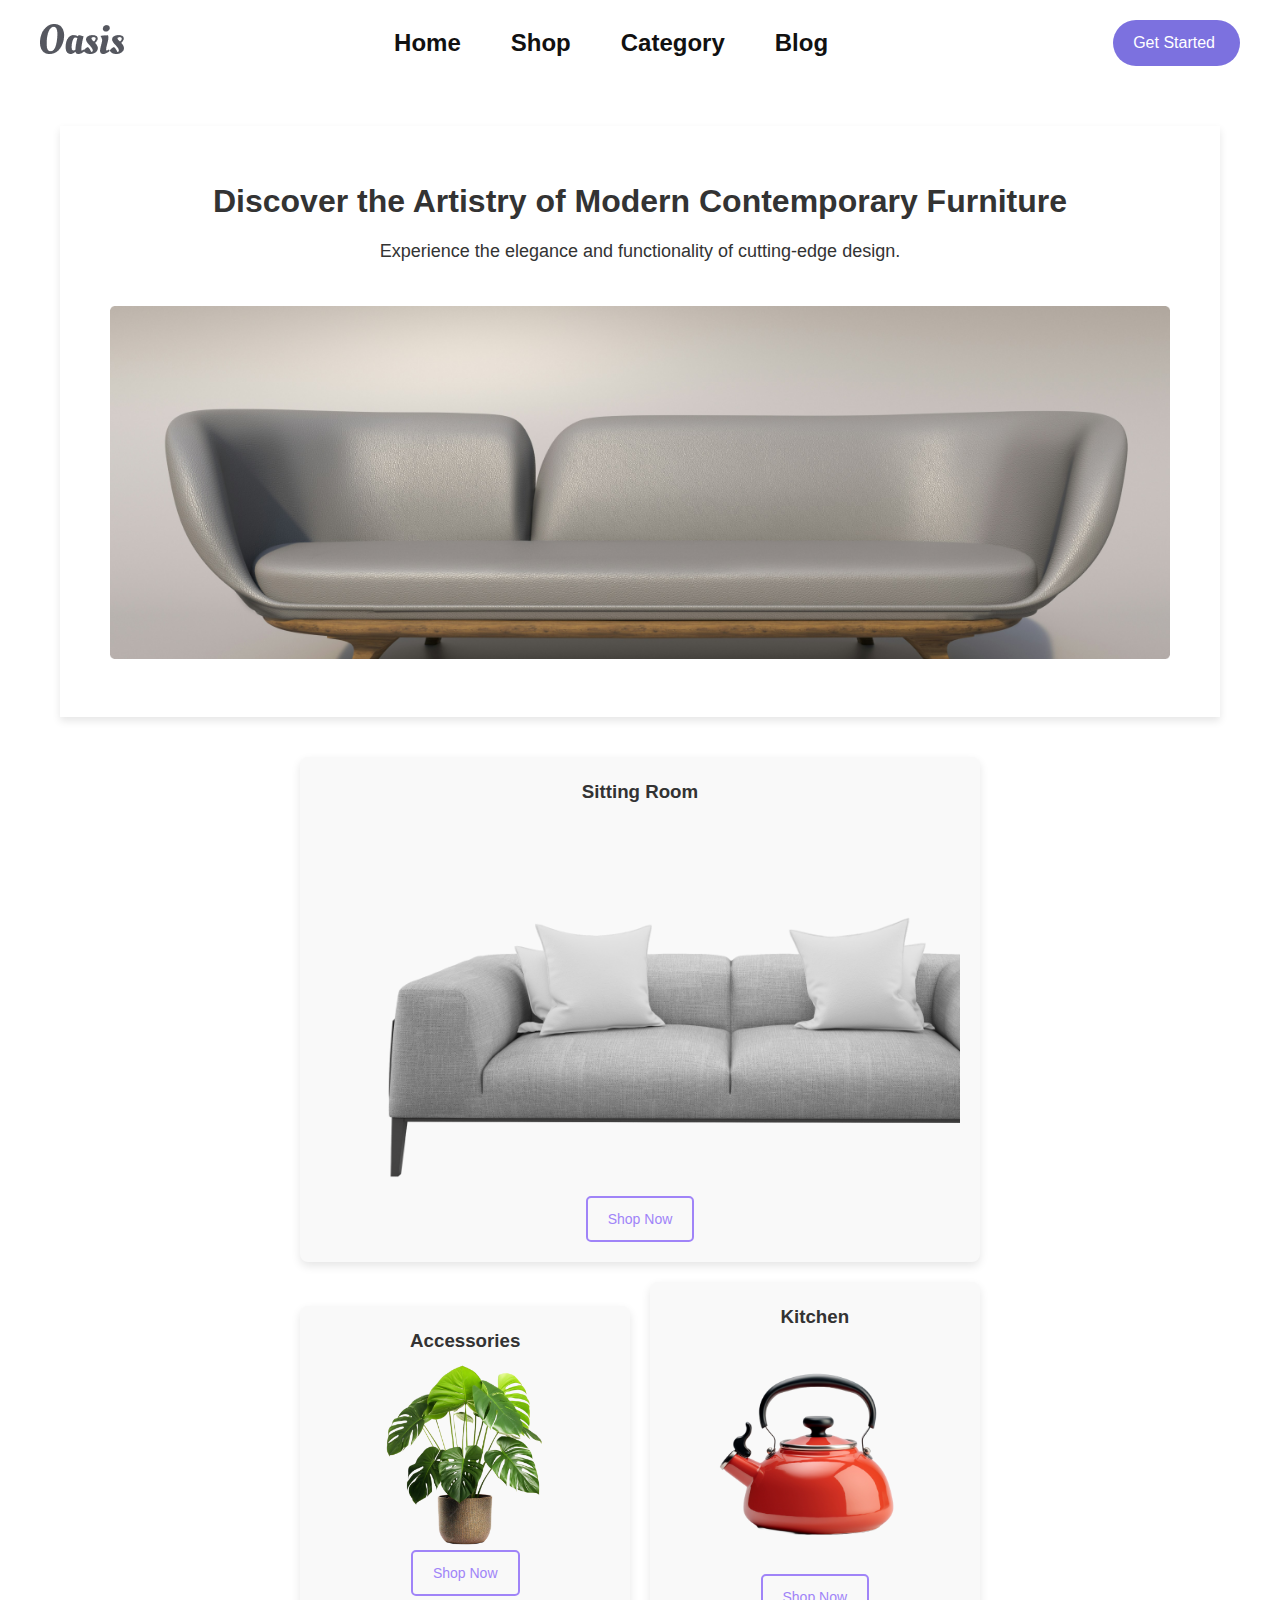
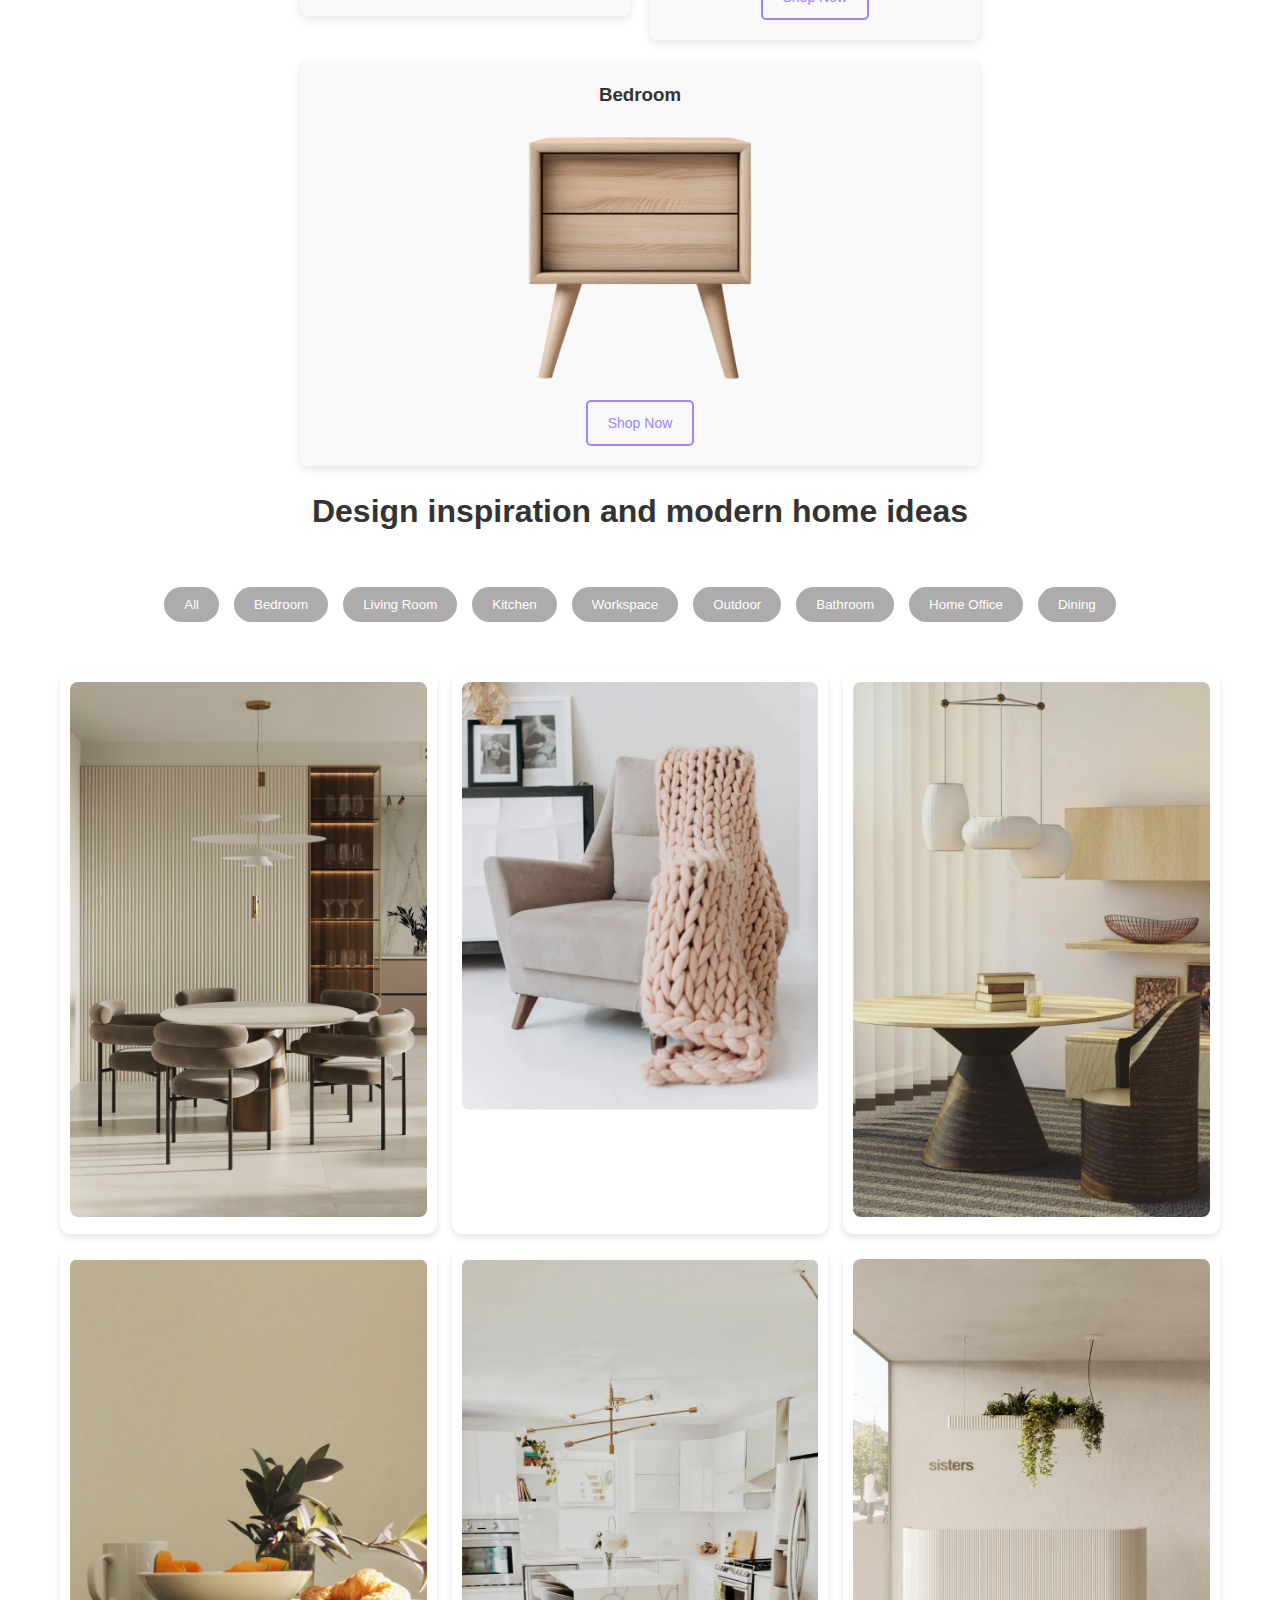
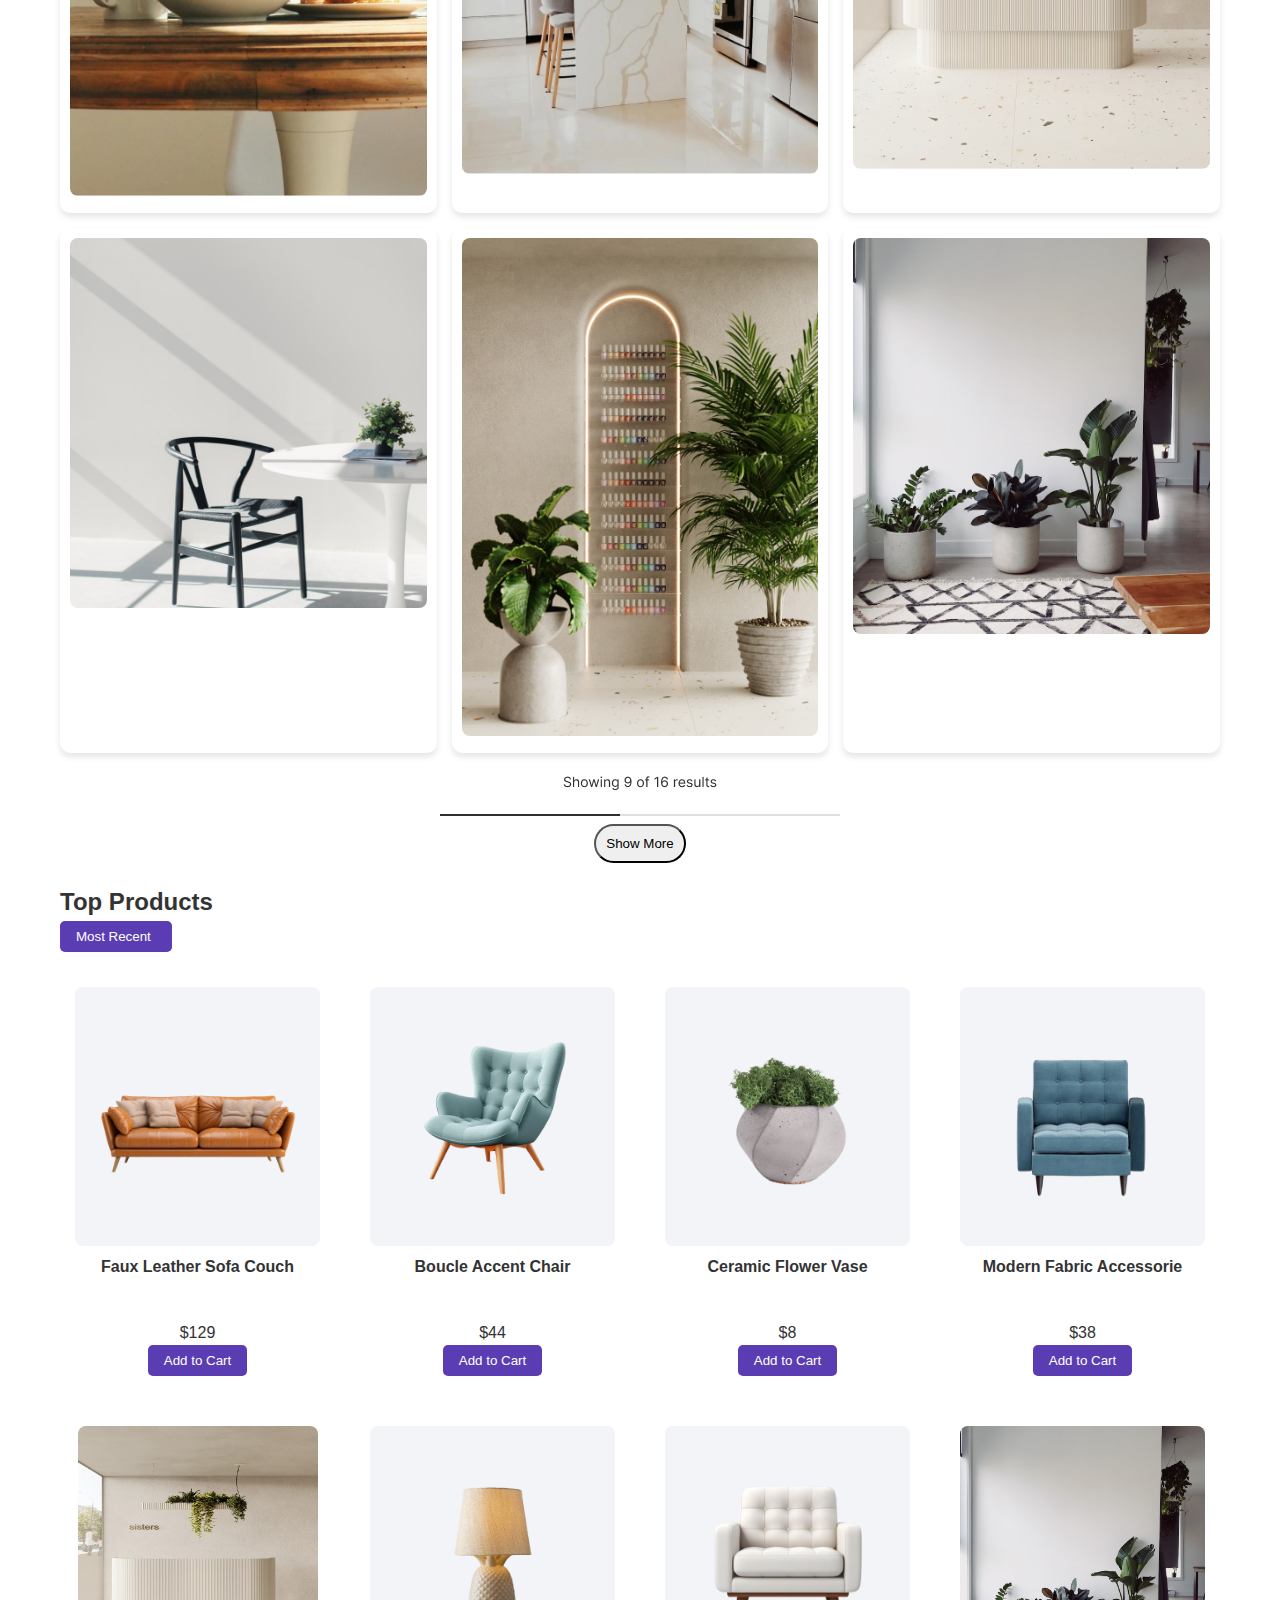
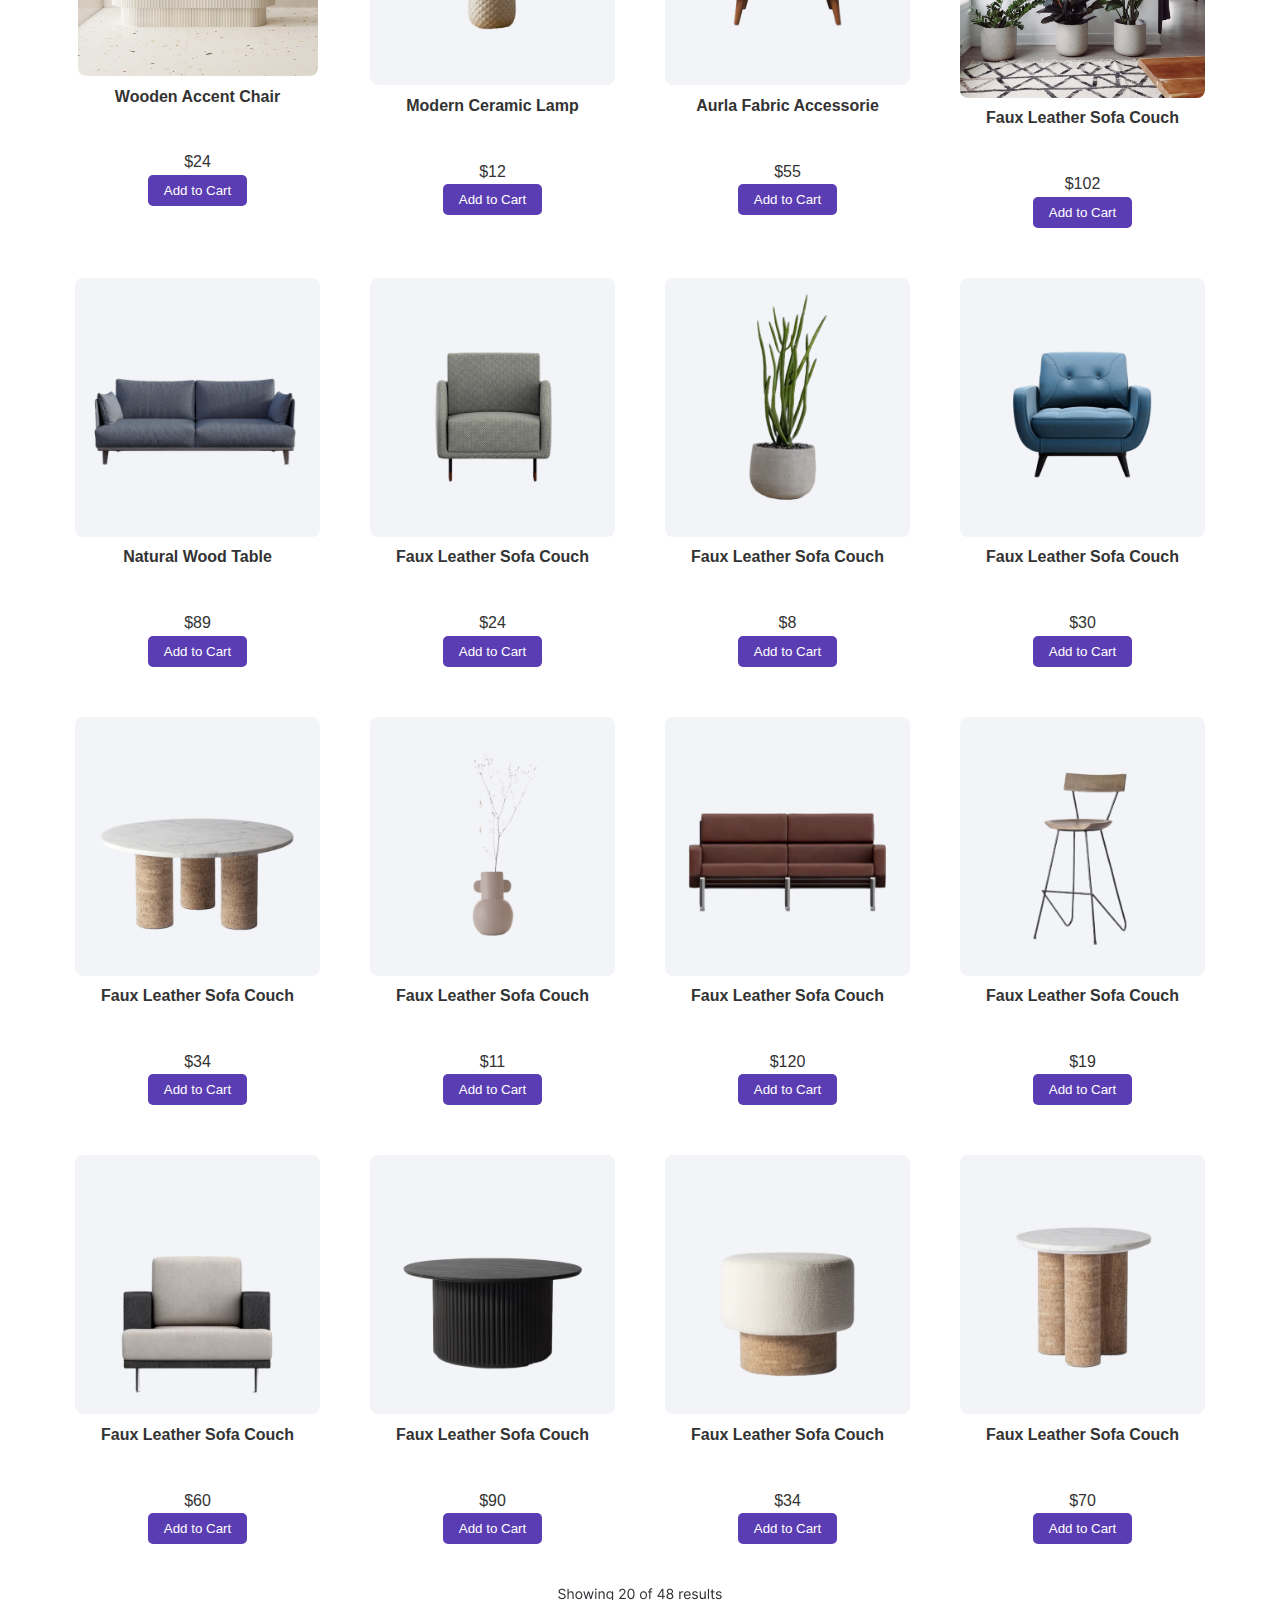
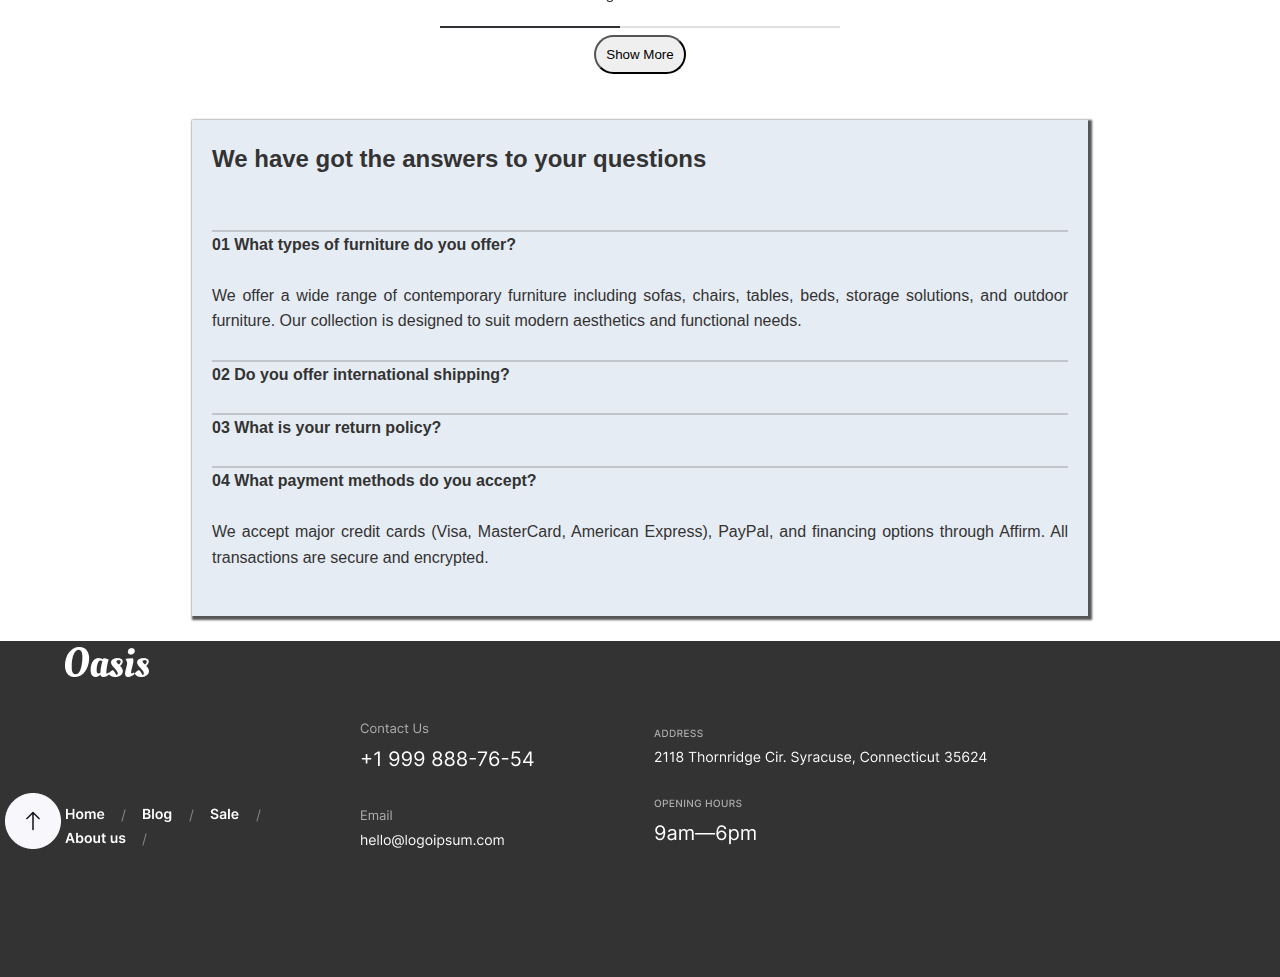
<file: index.html>
<!DOCTYPE html>
<html lang="en">
<head>
    <meta charset="UTF-8">
    <meta name="viewport" content="width=device-width, initial-scale=1.0">
    <title>eCommerce UI Template</title>
    <link rel="stylesheet" href="https://cdnjs.cloudflare.com/ajax/libs/font-awesome/6.6.0/css/all.min.css" integrity="sha512-Kc323vGBEqzTmouAECnVceyQqyqdsSiqLQISBL29aUW4U/M7pSPA/gEUZQqv1cwx4OnYxTxve5UMg5GT6L4JJg==" crossorigin="anonymous" referrerpolicy="no-referrer" />
    <link rel="stylesheet" href="./style.css">
</head>
<body>
    <nav class="navbar">
        <div class="navbar-container">
            <!-- Logo Section -->
            <div class="logo">
                <img src="./Image/Oasislogo.png" alt=" oasis logo">
            </div>

            <!-- Navigation Links -->
            <ul class="nav-links">
                <li><a href="#" style="font-size: 24px; background-color: #fff;">Home</a></li>
                <li><a href="#shop" style="font-size: 24px; background-color: #fff;">Shop</a></li>
                <li><a href="#Category" style="font-size: 24px; background-color: #fff;">Category</a></li>
                <li><a href="#blog" style="font-size: 24px; background-color: #fff;">Blog</a></li>
            </ul>

            <!-- Right-side Section -->
            <div class="nav-right">
                <!-- Cart Icon -->
                <a href="./cart.html" class="cart-icon">
                    <i class="fa-solid fa-cart-shopping"></i>
                </a>
                <!-- Get Started Button -->
                <a href="./login.html" class="get-started-btn">
                    Get Started  <i class="fas fa-arrow-right"></i>
                </a>
            </div>
        </div>
    </nav>

<div class="container">
    <!-- Hero Section -->
    <section class="hero">
        <h2>Discover the Artistry of Modern Contemporary Furniture</h2>
        <p>Experience the elegance and functionality of cutting-edge design.</p>
        <img src="./Image/furn1.png" alt="Sofa Image">
    </section>

    <!-- Categories Section -->
   <div class="categories" id="Category">
        <div id="sofa" class="category-item">
            <h3>Sitting Room</h3>
            <img id="sfa" src="./Image/img2.png" alt="Sitting Room" class="sofa-image">
            <a href="#" class="shop-now">Shop Now <i class="fas fa-arrow-right"></i></a>
        </div>
    
        <div id="Accessories" class="category-item">
            <h3>Accessories</h3>
            <img src="./Image/Nightstand -10 1.png" alt="Accessories" class="accessories-image">
            <a href="#" class="shop-now">Shop Now <i class="fas fa-arrow-right"></i></a>
        </div>
    
        <div id="Kitchen" class="category-item">
            <h3>Kitchen</h3>
            <img src="./Image/kitchen.png" alt="Kitchen" class="kitchen-image">
            <a href="#" class="shop-now">Shop Now <i class="fas fa-arrow-right"></i></a>
        </div>
    
        <div id="Bedroom" class="category-item">
            <h3>Bedroom</h3>
            <img src="./Image/bedroom.png" alt="Bedroom" class="bedroom-image">
            <a href="#" class="shop-now">Shop Now <i class="fas fa-arrow-right"></i></a>
        </div>
    </div>

    <div class="navigation">
        <h1>Design inspiration and modern home ideas</h1>

        <!-- Navigation Section (moved after categories) -->
        <section class="bttn">
            <div class="container">
                <div class="nav-buttons">
                    <button>All</button>
                    <button>Bedroom</button>
                    <button>Living Room</button>
                    <button>Kitchen</button>
                    <button>Workspace</button>
                    <button>Outdoor</button>
                    <button>Bathroom</button>
                    <button>Home Office</button>
                    <button>Dining</button>
                </div>
            </div>
        </section>

   
<div class="design">
    <div class="gallery-item">
        <img src="./Image/Gallery-Image.png" alt="Dining room design">
    </div>
    <div class="gallery-item">
        <img src="./Image/Gallery-Image (1).png" alt="Living room design">
    </div>
    <div class="gallery-item">
        <img src="./Image/Gallery-Image (2).png" alt="Table design">
    </div>
    <div class="gallery-item">
        <img src="./Image/Gallery-Image (3).png" alt="Breakfast table">
    </div>
    <div class="gallery-item">
        <img src="./Image/Gallery-Image (4).png" alt="Kitchen design">
    </div>
    <div class="gallery-item">
        <img src="./Image/Gallery-Image (5).png" alt="Minimalist interior">
    </div>
    <div class="gallery-item">
        <img src="./Image/Gallery-Image (6).png" alt="Shelf with decor">
    </div>
    <div class="gallery-item">
        <img src="./Image/Gallery-Image (7).png" alt="Plant decor">
    </div>
    <div class="gallery-item">
        <img src="./Image/Gallery-Image (8).png" alt="Pot">
    </div>
</div>
</div>
</div>
    <center><div class="show">
        <img src="/Image/current view.png" alt=""><br>
        <button style="border-radius: 30px; padding: 10px;">Show More</button>
    </div></center>

    <div class="container" id="shop">
        <div class="header">
            <h2>Top Products</h2>
            <div class="filter">
                <button>Most Recent <i class="fas fa-chevron-down"></i></button>
            </div>
        </div>
    
        <!-- Product Grid -->
        <div class="product-grid">
            <div class="product-card">
                <img src="./Image/Image (1).png" alt="Faux Leather Sofa Couch">
                <h4>Faux Leather Sofa Couch</h4>
                <div class="color-dots">
                    <span class="color-dot color1"></span>
                    <span class="color-dot color2"></span>
                </div>
                <p>$129</p>
                <button class="add-to-cart">Add to Cart</button>
            </div>
    
            <div class="product-card">
                <img src="./Image/Image (2).png" alt="Boucle Accent Chair">
                <h4>Boucle Accent Chair</h4>
                <div class="color-dots">
                    <span class="color-dot color1"></span>
                    <span class="color-dot color2"></span>
                </div>
                <p>$44</p>
                <button class="add-to-cart">Add to Cart</button>
            </div>
    
            <div class="product-card">
                <img src="./Image/Image (3).png" alt="Ceramic Flower Vase">
                <h4>Ceramic Flower Vase</h4>
                <div class="color-dots">
                    <span class="color-dot color1"></span>
                    <span class="color-dot color2"></span>
                </div>
                <p>$8</p>
                <button class="add-to-cart">Add to Cart</button>
               
            </div>
    
            <div class="product-card">
                <img src="./Image/Image (4).png" alt="Modern Fabric Accessorie">
                <h4>Modern Fabric Accessorie</h4>
                <div class="color-dots">
                    <span class="color-dot color1"></span>
                    <span class="color-dot color2"></span>
                </div>
                <p>$38</p>
                <button class="add-to-cart">Add to Cart</button>
                
            </div>
    
            <div class="product-card">
                <img src="./Image/Gallery-Image (5).png" alt="Wooden Accent Chair" style="height: 250px; width: 240px;">
                <h4>Wooden Accent Chair</h4>
                <div class="color-dots">
                    <span class="color-dot color1"></span>
                    <span class="color-dot color2"></span>
                </div>
                <p>$24</p>
                <button class="add-to-cart">Add to Cart</button>
                
            </div>
    
            <div class="product-card">
                <img src="./Image/Image (6).png" alt="Modern Ceramic Lamp">
                <h4>Modern Ceramic Lamp</h4>
                <div class="color-dots">
                    <span class="color-dot color1"></span>
                    <span class="color-dot color2"></span>
                </div>
                <p>$12</p>
                <button class="add-to-cart">Add to Cart</button>
                
            </div>
    
            <div class="product-card">
                <img src="./Image/Image (7).png" alt="Aurla Fabric Accessorie">
                <h4>Aurla Fabric Accessorie</h4>
                <div class="color-dots">
                    <span class="color-dot color1"></span>
                    <span class="color-dot color2"></span>
                </div>
                <p>$55</p>
                <button class="add-to-cart">Add to Cart</button>
               
            </div>
    
            <div class="product-card">
                <img src="./Image/Gallery-Image (8).png" alt="Faux Leather Sofa Couch">
                <h4>Faux Leather Sofa Couch</h4>
                <div class="color-dots">
                    <span class="color-dot color1"></span>
                    <span class="color-dot color2"></span>
                </div>
                <p>$102</p>
                <button class="add-to-cart">Add to Cart</button>
                
            </div>
    
            <div class="product-card">
                <img src="./Image/Image (9).png" alt="Natural Wood Table">
                <h4>Natural Wood Table</h4>
                <div class="color-dots">
                    <span class="color-dot color1"></span>
                    <span class="color-dot color2"></span>
                </div>
                <p>$89</p><a href="/shop.html"><button class="add-to-cart">Add to Cart</button></a>
                
            </div>
    
            <div class="product-card">
                <img src="./Image/Image (10).png" alt="Faux Leather Sofa Couch">
                <h4>Faux Leather Sofa Couch</h4>
                <div class="color-dots">
                    <span class="color-dot color1"></span>
                    <span class="color-dot color2"></span>
                </div>
                <p>$24</p><button class="add-to-cart">Add to Cart</button>
               
            </div>
    
            <div class="product-card">
                <img src="./Image/Image (11).png" alt="Faux Leather Sofa Couch">
                <h4>Faux Leather Sofa Couch</h4>
                <div class="color-dots">
                    <span class="color-dot color1"></span>
                    <span class="color-dot color2"></span>
                </div>
                <p>$8</p><button class="add-to-cart">Add to Cart</button>
                
            </div>
    
            <div class="product-card">
                <img src="./Image/Image (12).png" alt="Faux Leather Sofa Couch">
                <h4>Faux Leather Sofa Couch</h4>
                <div class="color-dots">
                    <span class="color-dot color1"></span>
                    <span class="color-dot color2"></span>
                </div>
                <p>$30</p><button class="add-to-cart">Add to Cart</button>
                
            </div>
    
            <div class="product-card">
                <img src="./Image/Image (13).png" alt="Faux Leather Sofa Couch">
                <h4>Faux Leather Sofa Couch</h4>
                <div class="color-dots">
                    <span class="color-dot color1"></span>
                    <span class="color-dot color2"></span>
                </div>
                <p>$34</p><button class="add-to-cart">Add to Cart</button>
                
            </div>
    
            <div class="product-card">
                <img src="./Image/Image (14).png" alt="Faux Leather Sofa Couch">
                <h4>Faux Leather Sofa Couch</h4>
                <div class="color-dots">
                    <span class="color-dot color1"></span>
                    <span class="color-dot color2"></span>
                </div>
                <p>$11</p><button class="add-to-cart">Add to Cart</button>
                
            </div>
    
            <div class="product-card">
                <img src="./Image/Image (15).png" alt="Faux Leather Sofa Couch">
                <h4>Faux Leather Sofa Couch</h4>
                <div class="color-dots">
                    <span class="color-dot color1"></span>
                    <span class="color-dot color2"></span>
                </div>
                <p>$120</p><button class="add-to-cart">Add to Cart</button>
                
            </div>
    
            <div class="product-card">
                <img src="./Image/Image (16).png" alt="Faux Leather Sofa Couch">
                <h4>Faux Leather Sofa Couch</h4>
                <div class="color-dots">
                    <span class="color-dot color1"></span>
                    <span class="color-dot color2"></span>
                </div>
                <p>$19</p><button class="add-to-cart">Add to Cart</button>
                
            </div>
    
            <div class="product-card">
                <img src="./Image/Image (17).png" alt="Faux Leather Sofa Couch">
                <h4>Faux Leather Sofa Couch</h4>
                <div class="color-dots">
                    <span class="color-dot color1"></span>
                    <span class="color-dot color2"></span>
                </div>
                <p>$60</p><button class="add-to-cart">Add to Cart</button>
                
            </div>
    
            <div class="product-card">
                <img src="./Image/Image (18).png" alt="Faux Leather Sofa Couch">
                <h4>Faux Leather Sofa Couch</h4>
                <div class="color-dots">
                    <span class="color-dot color1"></span>
                    <span class="color-dot color2"></span>
                </div>
                <p>$90</p><button class="add-to-cart">Add to Cart</button>
               
            </div>
    
            <div class="product-card">
                <img src="./Image/Image (19).png" alt="Faux Leather Sofa Couch">
                <h4>Faux Leather Sofa Couch</h4>
                <div class="color-dots">
                    <span class="color-dot color1"></span>
                    <span class="color-dot color2"></span>
                </div>
                <p>$34</p><button class="add-to-cart">Add to Cart</button>
               
            </div>
    
            <div class="product-card">
                <img src="./Image/Image (20).png" alt="Faux Leather Sofa Couch">
                <h4>Faux Leather Sofa Couch</h4>
                <div class="color-dots">
                    <span class="color-dot color1"></span>
                    <span class="color-dot color2"></span>
                </div>
                <p>$70</p><button class="add-to-cart">Add to Cart</button>
                
            </div>
        </div>
    <br>
    <div class="show">
        <img src="./Image/current view2.png" alt=""><br>
        <button style="border-radius: 30px; padding: 10px;">Show More</button>
    </div>
</div><br>
<center>
<div class="faq" id="blog">
    <h2>We have got the answers to your questions</h2><br><br>
<hr>
    <h4>01
    What types of furniture do you offer?</h4><br>
    <p>We offer a wide range of contemporary furniture including sofas, chairs, tables, beds, storage solutions, and outdoor furniture. Our collection is designed to suit modern aesthetics and functional needs.</p><br>
<hr>
<h4>02
    Do you offer international shipping?</h4><br>
    <hr>
    <h4>03
        What is your return policy?</h4><br>
        <hr>
        <h4>04
            What payment methods do you accept?</h4><br>
            <p>We accept major credit cards (Visa, MasterCard, American Express), PayPal, and financing options through Affirm. All transactions are secure and encrypted.</p><br>
</div>
</center><br>




<footer class="footer">

    <div class="btn">
    <a href="#"><img src="./Image/Buttons.png" alt=""></a>
</div>
   <div class="f12">
    <img src="./Image/col12.png" alt="">
   </div>

<div class="f1">
    <img src="./Image/col.png" alt="">
</div>
<div class="f2">
    <img src="./Image/col (1).png" alt="">
</div>
</footer>



</body>
</html>
</file>
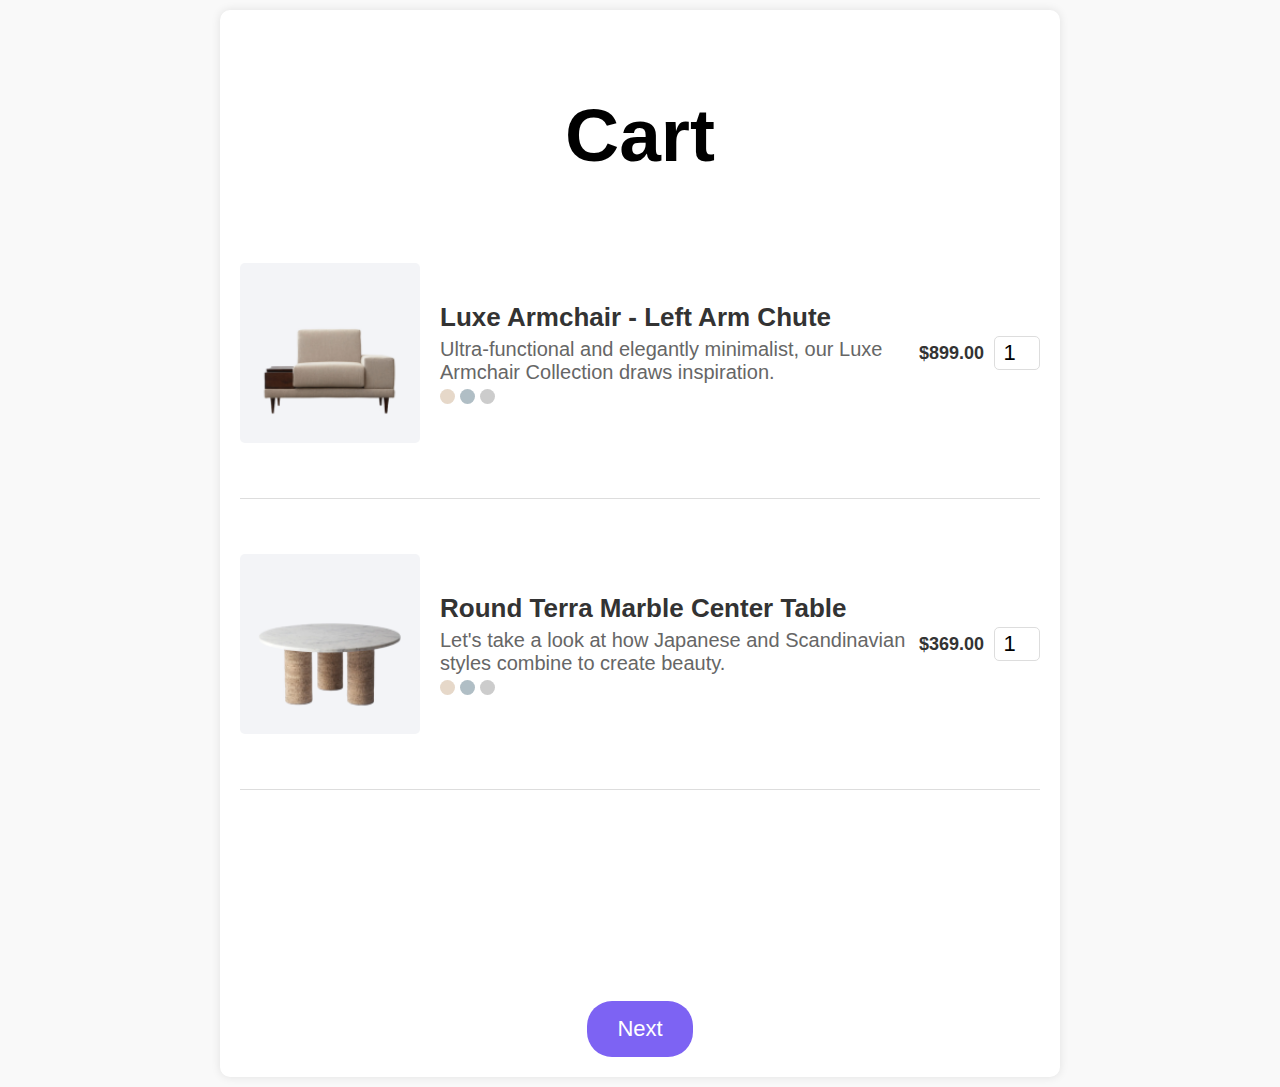
<file: buy.html>
<!DOCTYPE html>
<html lang="en">
<head>
    <meta charset="UTF-8">
    <meta name="viewport" content="width=device-width, initial-scale=1.0">
    <title>Cart Page</title>
    <style>
       body {
    font-family: Arial, sans-serif;
    margin: 0;
    padding: 0;
    background-color: #f9f9f9;
}

.cart-container {
    max-width: 800px;
    margin: 10px auto;
    background-color: white;
    padding: 20px;
    border-radius: 10px;
    box-shadow: 0 0 10px rgba(0, 0, 0, 0.1);
    font-size: 50px;
}

h2 {
    text-align: center;
    margin-bottom: 50px;
}

.cart-item {
    display: flex;
    justify-content: space-between;
    align-items: center;
    margin-bottom: 20px;
    padding-bottom: 20px;
    border-bottom: 1px solid #ddd;
    height: 250px;
}

.cart-item:last-child {
    border-bottom: none;
}

.cart-item img {
    width: 180px;
    height: 180px;
    object-fit: cover;
    border-radius: 5px;
}

.cart-item-details {
    flex: 1;
    margin-left: 20px;
}

.cart-item-details h3 {
    margin: 0;
    font-size: 26px;
    font-weight: 600;
    color: #333;
}

.cart-item-details p {
    margin: 5px 0;
    font-size: 20px;
    color: #666;
}

.cart-item-price {
    font-size: 18px;
    font-weight: bold;
    color: #333;
}

.cart-item-quantity {
    display: flex;
    align-items: center;
}

.cart-item-quantity input {
    width: 40px;
    height: 30px;
    text-align: center;
    margin-left: 10px;
    border: 1px solid #ddd;
    border-radius: 5px;
    font-size: 22px;
}

.cart-color-options {
    display: flex;
    gap: 5px;
}

.cart-color-options span {
    width: 15px;
    height: 15px;
    border-radius: 50%;
    display: inline-block;
    cursor: pointer;
}

.color-beige {
    background-color: #e6d8c9;
}

.color-blue {
    background-color: #b0bec5;
}

.color-gray {
    background-color: #ccc;
}

.cart-footer {
    display: flex;
    justify-content: center;
    margin-top: 200px;
}

.cart-footer button {
    background-color: #7d63f3;
    color: white;
    padding: 15px 30px;
    border: none;
    border-radius: 25px;
    font-size: 22px;
    cursor: pointer;
    width: 100%;
    max-width: 400px;
}

.cart-footer button:hover {
    background-color: #6a54db;
}

/* Responsive styles */
@media (max-width: 768px) {
    .cart-container {
        padding: 15px;
    }

    .cart-item {
        flex-direction: column;
        align-items: flex-start;
        height: auto;
    }

    .cart-item img {
        width: 100%;
        height: auto;
    }

    .cart-item-details {
        margin-left: 0;
        margin-top: 10px;
    }

    .cart-item-price,
    .cart-item-details h3,
    .cart-item-details p {
        font-size: 18px;
    }

    .cart-footer button {
        font-size: 20px;
        padding: 10px 20px;
    }
}

@media (max-width: 480px) {
    .cart-container {
        font-size: 40px;
    }

    h2 {
        margin-bottom: 30px;
    }

    .cart-item-details h3 {
        font-size: 22px;
    }

    .cart-item-details p {
        font-size: 16px;
    }

    .cart-item-price {
        font-size: 16px;
    }

    .cart-item-quantity input {
        width: 30px;
        font-size: 18px;
    }

    .cart-footer button {
        font-size: 18px;
        padding: 8px 15px;
    }
}

    </style>
</head>
<body>

    <div class="cart-container">
        <h2>Cart</h2>

        <div class="cart-item">
            <img src="./Image/PDP Image a.png" alt="Luxe Armchair">
            <div class="cart-item-details">
                <h3>Luxe Armchair - Left Arm Chute</h3>
                <p>Ultra-functional and elegantly minimalist, our Luxe Armchair Collection draws inspiration.</p>
                <div class="cart-color-options">
                    <span class="color-beige"></span>
                    <span class="color-blue"></span>
                    <span class="color-gray"></span>
                </div>
            </div>
            <div class="cart-item-price">$899.00</div>
            <div class="cart-item-quantity">
                <input type="number" value="1" min="1">
            </div>
        </div>

        <div class="cart-item">
            <img src="./Image/pdp.png" alt="Round Terra Marble Table">
            <div class="cart-item-details">
                <h3>Round Terra Marble Center Table</h3>
                <p>Let's take a look at how Japanese and Scandinavian styles combine to create beauty.</p>
                <div class="cart-color-options">
                    <span class="color-beige"></span>
                    <span class="color-blue"></span>
                    <span class="color-gray"></span>
                </div>
            </div>
            <div class="cart-item-price">$369.00</div>
            <div class="cart-item-quantity">
                <input type="number" value="1" min="1">
            </div>
        </div>

        <div class="cart-footer">
            <a href="./checkout.html"><button>Next</button></a>
        </div>
    </div>

</body>
</html>
</file>
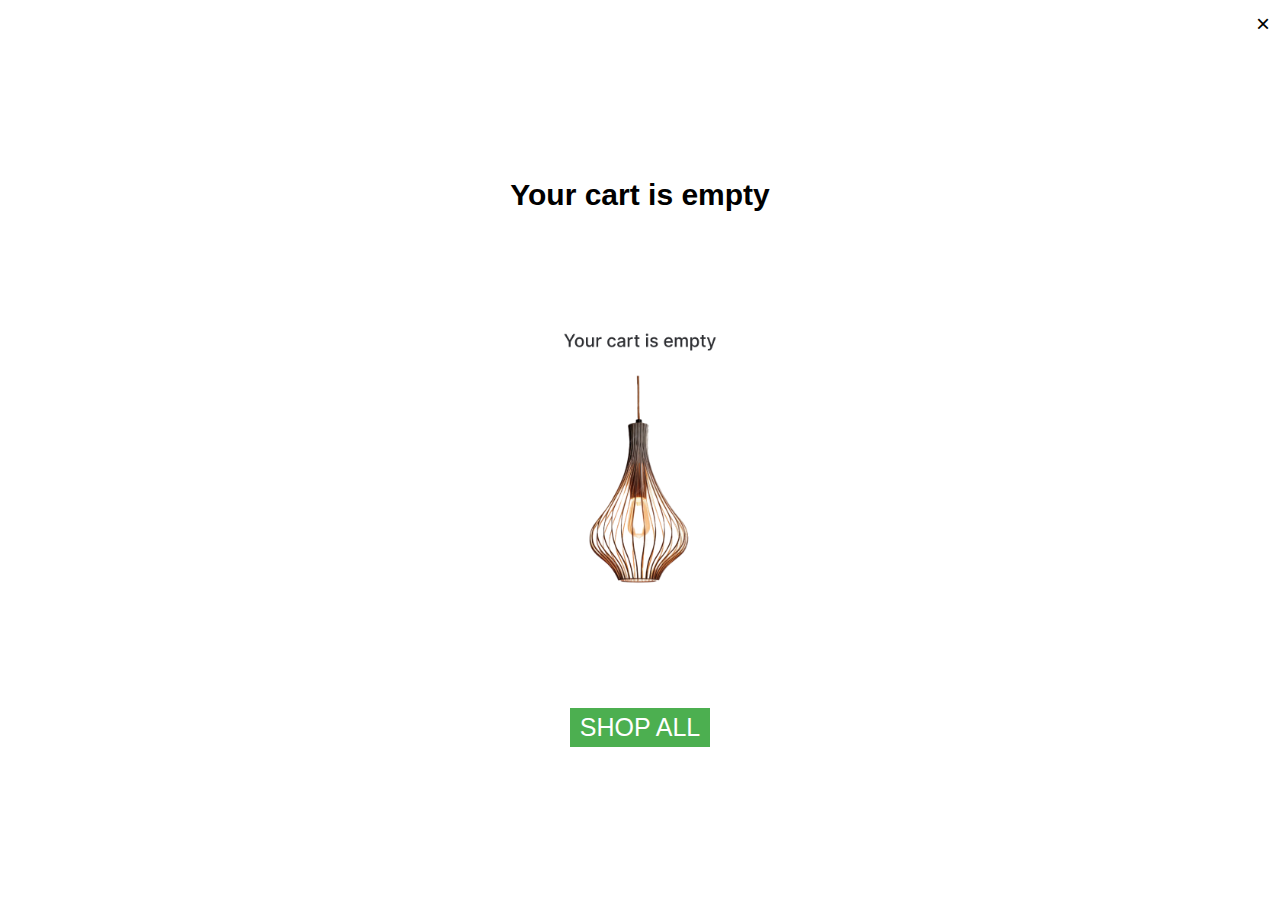
<file: cart.html>
<!DOCTYPE html>
<html lang="en">
<head>
    <meta charset="UTF-8">
    <meta name="viewport" content="width=device-width, initial-scale=1.0">
    <title>Cart</title>
    <style>
        body {
            font-family: Arial, sans-serif;
            margin: 0;
            padding: 0;
        }

        .cart-container {
            display: flex;
            flex-direction: column;
            align-items: center;
            justify-content: center;
            height: 100vh;
        }

        .cart-empty {
            text-align: center;
            font-size: 30px;
            margin-bottom: 20px;
        }

        .cart-image {
            max-width: 500px;
            height: auto;
            margin-bottom: 5px;
        }

        .cart-button {
            padding: 5px 10px;
            background-color: #4CAF50;
            color: white;
            border: none;
            cursor: pointer;
            font-size: 25px;
        }

        .cross-button {
            position: absolute;
            top: 10px;
            right: 10px;
            font-size: 24px;
            cursor: pointer;
        }
    </style>
</head>
<body>
    <div class="cart-container">
        <h2 class="cart-empty">Your cart is empty</h2>
        <img src="./Image/content.png" alt="Cart image" class="cart-image">
        <button class="cart-button">SHOP ALL</button>
        <span class="cross-button">&times;</span>
    </div>
</body>
</html>
</file>
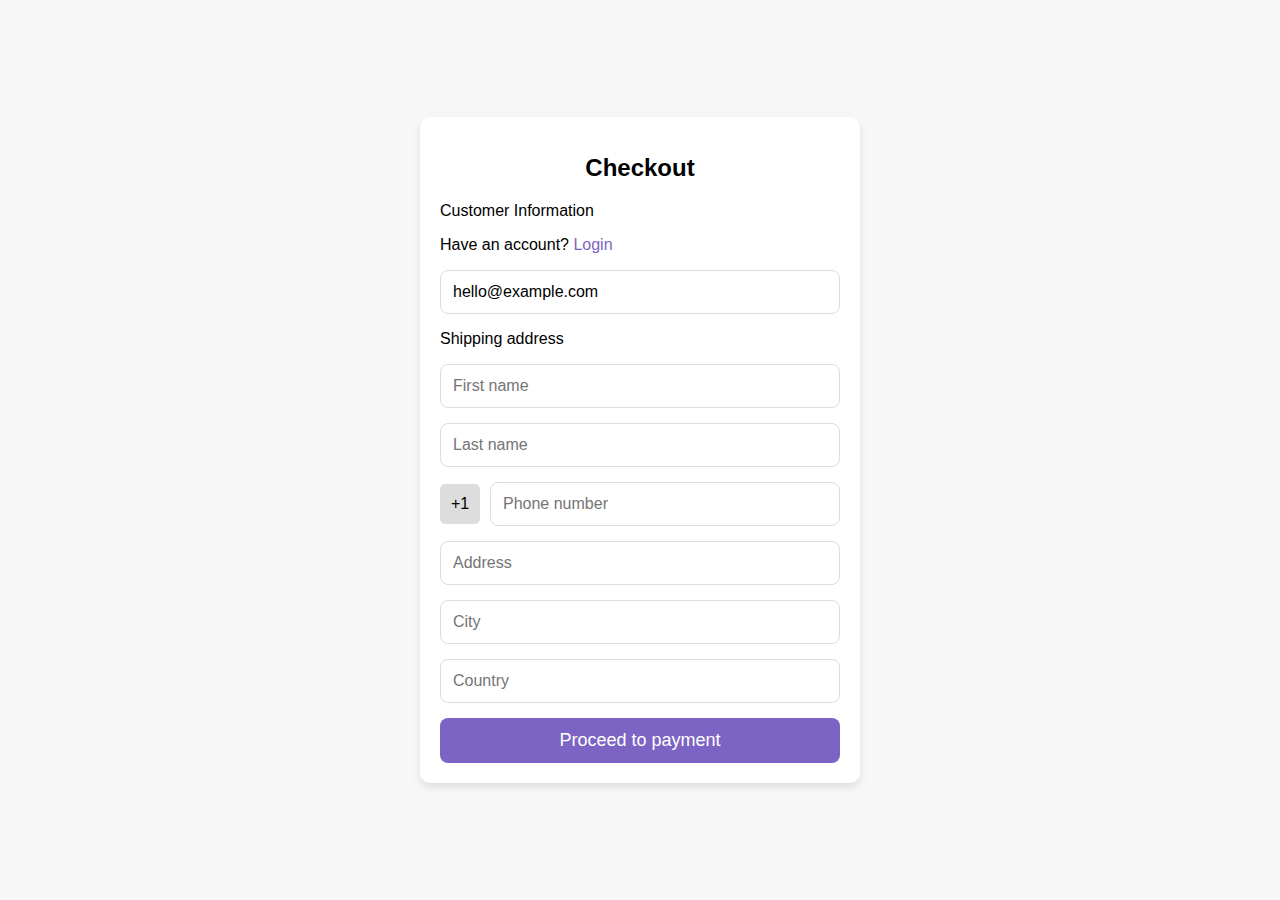
<file: checkout.html>
<!DOCTYPE html>
<html lang="en">
<head>
    <meta charset="UTF-8">
    <meta name="viewport" content="width=device-width, initial-scale=1.0">
    <title>Checkout</title>
    <style>
        body {
            font-family: Arial, sans-serif;
            margin: 0;
            padding: 0;
            background-color: #f7f7f7;
            display: flex;
            justify-content: center;
            align-items: center;
            height: 100vh;
        }

        .checkout-container {
            background-color: #fff;
            border-radius: 10px;
            width: 100%;
            max-width: 400px;
            padding: 20px;
            box-shadow: 0 4px 8px rgba(0, 0, 0, 0.1);
        }

        h1 {
            font-size: 24px;
            margin-bottom: 20px;
            text-align: center;
        }

        .customer-info {
            font-size: 16px;
            margin-bottom: 10px;
        }

        .customer-info a {
            color: #7b64c3;
            text-decoration: none;
        }

        .input-group {
            margin-bottom: 15px;
        }

        input[type="email"],
        input[type="text"],
        input[type="tel"] {
            width: 100%;
            padding: 12px;
            font-size: 16px;
            border: 1px solid #ddd;
            border-radius: 8px;
            box-sizing: border-box;
            outline: none;
            transition: border-color 0.3s ease;
        }

        input[type="email"]:focus,
        input[type="text"]:focus,
        input[type="tel"]:focus {
            border-color: #7b64c3;
        }

        .phone-input {
            display: flex;
            align-items: center;
            gap: 10px;
        }

        .phone-input input[type="tel"] {
            flex: 1;
        }

        .phone-input .country-code {
            display: inline-block;
            width: 40px;
            height: 40px;
            background-color: #ddd;
            border-radius: 5px;
            text-align: center;
            line-height: 40px;
            font-size: 16px;
        }

        .proceed-btn {
            width: 100%;
            padding: 12px;
            background-color: #7b64c3;
            color: #fff;
            font-size: 18px;
            text-align: center;
            border: none;
            border-radius: 8px;
            cursor: pointer;
        }

        .proceed-btn:hover {
            background-color: #6a57a1;
        }

        @media (max-width: 480px) {
            .checkout-container {
                padding: 10px;
            }

            .proceed-btn {
                font-size: 16px;
            }
        }
    </style>
</head>
<body>
    <div class="checkout-container">
        <h1>Checkout</h1>
        <div class="customer-info">
            <p>Customer Information</p>
            <p>Have an account? <a href="./index.html">Login</a></p>
        </div>

        <div class="input-group">
            <input type="email" placeholder="Email" value="hello@example.com">
        </div>

        <div class="input-group">
            <p>Shipping address</p>
            <input type="text" placeholder="First name">
        </div>

        <div class="input-group">
            <input type="text" placeholder="Last name">
        </div>

        <div class="input-group phone-input">
            <span class="country-code">+1</span>
            <input type="tel" placeholder="Phone number">
        </div>

        <div class="input-group">
            <input type="text" placeholder="Address">
        </div>

        <div class="input-group">
            <input type="text" placeholder="City">
        </div>

        <div class="input-group">
            <input type="text" placeholder="Country">
        </div>

       <a href="./payment.html"> <button class="proceed-btn">Proceed to payment</button></a>
    </div>
</body>
</html>
</file>
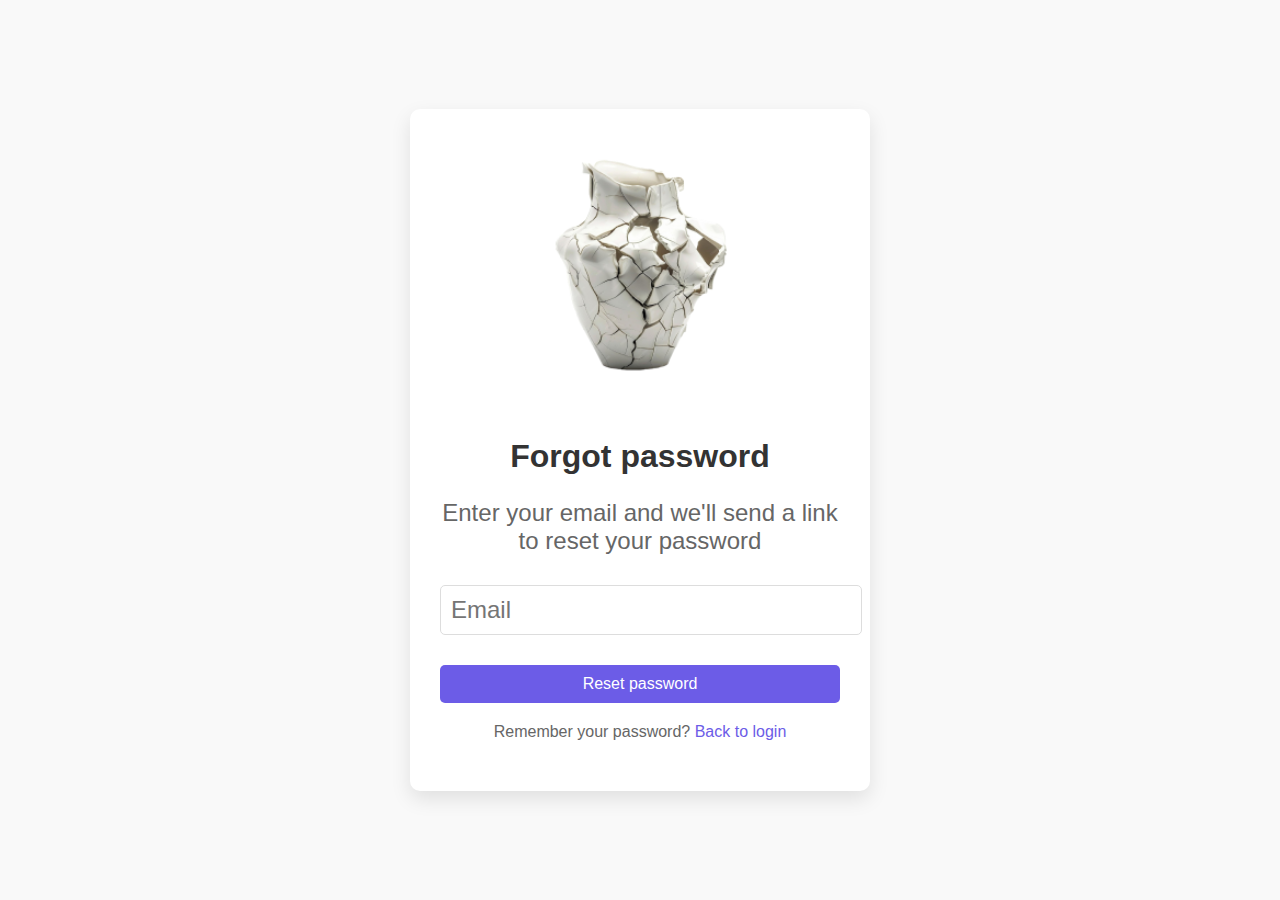
<file: forget.html>
<!DOCTYPE html>
<html lang="en">
<head>
    <meta charset="UTF-8">
    <meta name="viewport" content="width=device-width, initial-scale=1.0">
    <title>Forgot Password</title>
    <style>
        body {
            margin: 0;
            font-family: Arial, sans-serif;
            display: flex;
            justify-content: center;
            align-items: center;
            height: 100vh;
            background-color: #f9f9f9;
        }
        .forgot-password-container {
            max-width: 400px;
            width: 100%;
            background: white;
            padding: 30px;
            box-shadow: 0 8px 20px rgba(0,0,0,0.1);
            border-radius: 10px;
            text-align: center;
        }
        .forgot-password-container img {
            width: 250px;
            margin-bottom: 20px;
        }
        h2 {
            font-size: 2rem;
            margin-bottom: 20px;
            color: #333;
        }
        p {
            font-size: 1.5rem;
            color: #666;
            margin-bottom: 20px;
        }
        input[type="email"] {
            width: 100%;
            padding: 10px;
            margin: 10px 0;
            border-radius: 5px;
            border: 1px solid #ddd;
            font-size: 1.5rem;
        }
        .btn {
            display: block;
            width: 100%;
            padding: 10px;
            margin: 20px 0;
            background-color: #6c5ce7;
            color: white;
            border: none;
            border-radius: 5px;
            font-size: 1rem;
            cursor: pointer;
        }
        .btn:hover {
            background-color: #5a4bcf;
        }
        .back-to-login {
            font-size: 1rem;
        }
        .back-to-login a {
            color: #6c5ce7;
            text-decoration: none;
        }
        
        /* Responsive Design */
        @media(max-width: 480px) {
            .forgot-password-container {
                padding: 20px;
            }
        }
    </style>
</head>
<body>
    <div class="forgot-password-container">
        <img src="./Image/Squircle (2).png" alt="Forgot Password Image">
        <h2>Forgot password</h2>
        <p>Enter your email and we'll send a link to reset your password</p>
        <input type="email" placeholder="Email" required>
        <button class="btn">Reset password</button>
        
        <p class="back-to-login">Remember your password? <a href="login.html">Back to login</a></p>
    </div>
</body>
</html>
</file>
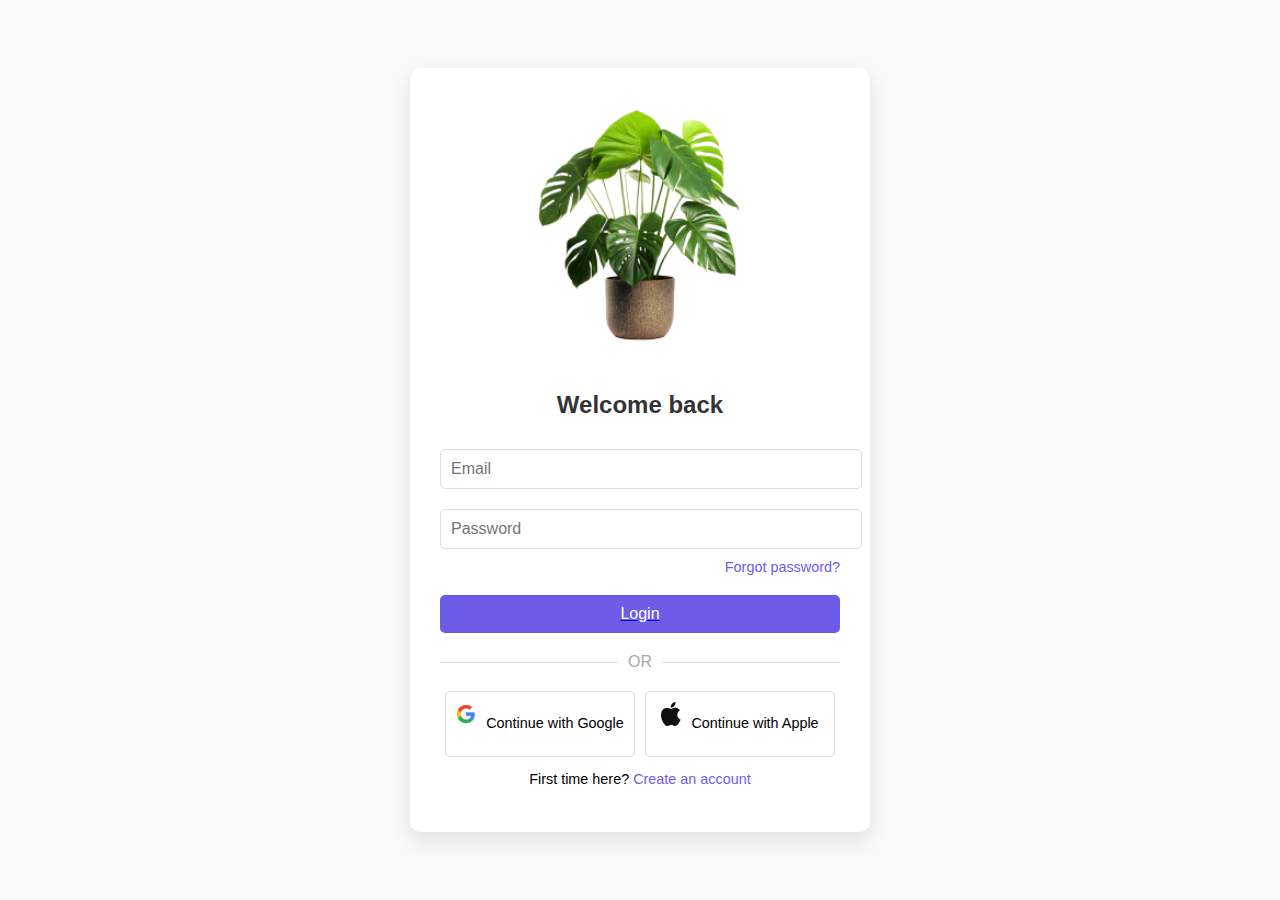
<file: login.html>
<!DOCTYPE html>
<html lang="en">
<head>
    <meta charset="UTF-8">
    <meta name="viewport" content="width=device-width, initial-scale=1.0">
    <title>Login Page</title>
    <style>
        body {
            margin: 0;
            font-family: Arial, sans-serif;
            display: flex;
            justify-content: center;
            align-items: center;
            height: 100vh;
            background-color: #f9f9f9;
        }
        .login-container {
            max-width: 400px;
            width: 100%;
            background: white;
            padding: 30px;
            box-shadow: 0 8px 20px rgba(0,0,0,0.1);
            border-radius: 10px;
            text-align: center;
        }
        .login-container img {
            width: 250px;
            margin-bottom: 20px;
        }
        h2 {
            font-size: 1.5rem;
            margin-bottom: 20px;
            color: #333;
        }
        input[type="email"], input[type="password"] {
            width: 100%;
            padding: 10px;
            margin: 10px 0;
            border-radius: 5px;
            border: 1px solid #ddd;
            font-size: 1rem;
        }
        .btn {
            display: block;
            width: 100%;
            padding: 10px;
            margin: 20px 0;
            background-color: #6c5ce7;
            color: white;
            border: none;
            border-radius: 5px;
            font-size: 1rem;
            cursor: pointer;
        }
        .btn:hover {
            background-color: #5a4bcf;
        }
        .forgot-password {
            text-align: right;
            display: block;
            margin-bottom: 20px;
            color: #6c5ce7;
            text-decoration: none;
            font-size: 0.9rem;
        }
        .or-divider {
            display: flex;
            align-items: center;
            margin: 20px 0;
        }
        .or-divider::before, .or-divider::after {
            content: '';
            flex: 1;
            height: 1px;
            background: #ddd;
        }
        .or-divider span {
            margin: 0 10px;
            color: #aaa;
        }
        .social-login {
            display: flex;
            justify-content: space-between;
        }
        .social-login button {
            flex: 1;
            padding: 10px;
            margin: 0 5px;
            background: white;
            border: 1px solid #ddd;
            border-radius: 5px;
            cursor: pointer;
            font-size: 0.9rem;
        }
        .social-login button img {
            width: 20px;
            margin-right: 10px;
            vertical-align: middle;
        }
        .create-account {
            font-size: 0.9rem;
        }
        .create-account a {
            color: #6c5ce7;
            text-decoration: none;
        }
        
        /* Responsive Design */
        @media(max-width: 480px) {
            .login-container {
                padding: 20px;
            }
            .social-login button {
                margin: 5px 0;
                width: 100%;
            }
        }
    </style>
</head>
<body>
    <div class="login-container">
        <img src="./Image/Squircle.png" alt="Plant Image">
        <h2>Welcome back</h2>
        <input type="email" placeholder="Email" required>
        <input type="password" placeholder="Password" required>
        <a href="./forget.html" class="forgot-password">Forgot password?</a>
       <a href="./index.html"><button class="btn">Login</button></a>
        
        <div class="or-divider"><span>OR</span></div>
        
        <div class="social-login">
            <button><img src="./Image/google_logo.png" alt="Google">Continue with Google</button>
            <button><img src="/Image/Group.png" alt="Apple">Continue with Apple</button>
        </div>
        
        <p class="create-account">First time here? <a href="./singup.html">Create an account</a></p>
    </div>
</body>
</html>
</file>
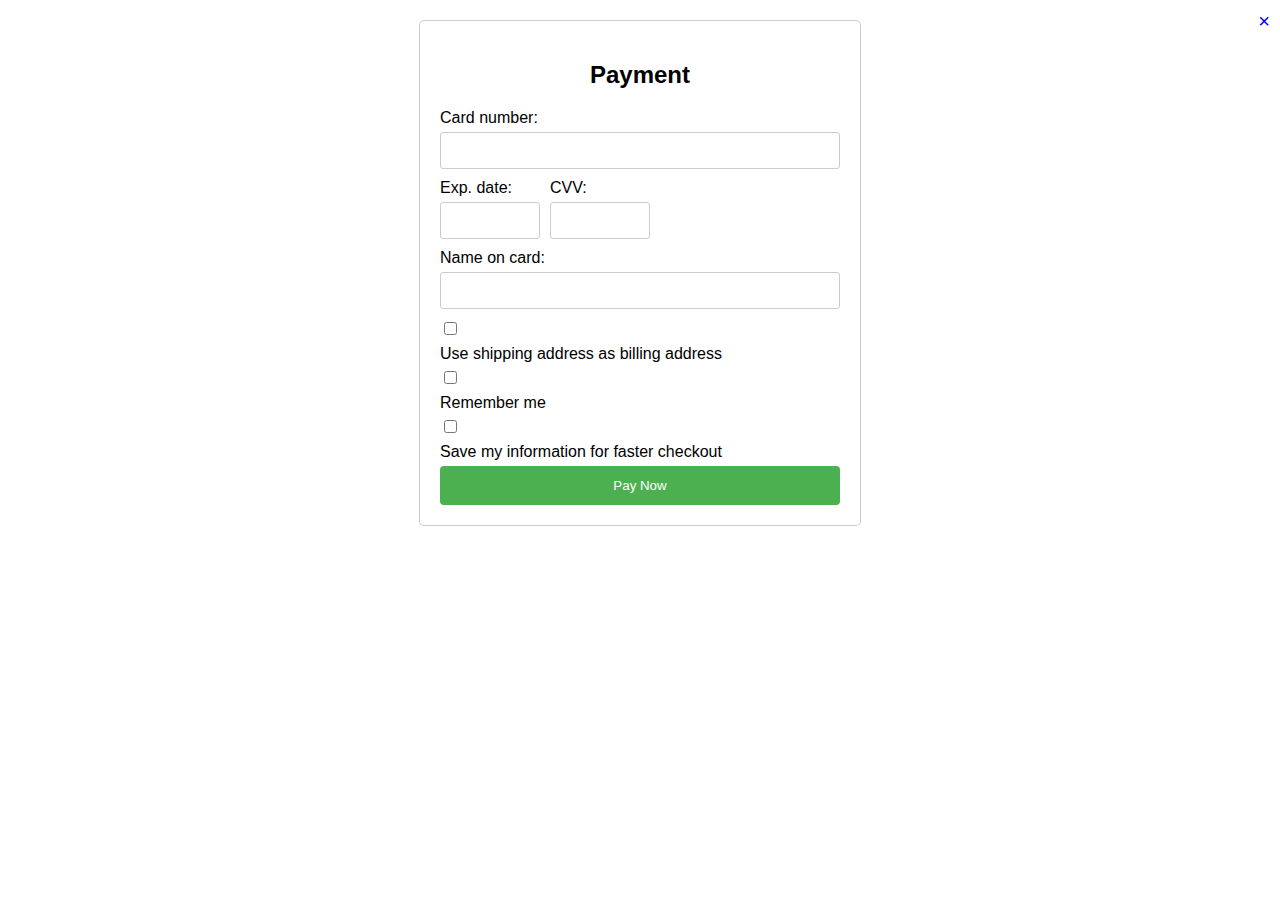
<file: payment.html>
<!DOCTYPE html>
<html>
<head>
<title>Payment Page</title>
<style>
body {
    font-family: Arial, sans-serif;
    margin: 20px;
}

.container {
    max-width: 400px;
    margin: 0 auto;
    padding: 20px;
    border: 1px solid #ccc;
    border-radius: 5px;
}

h2 {
    text-align: center;
}

label {
    display: block;
    margin-bottom: 5px;
}

input[type="text"],
input[type="number"] {
    width: 100%;
    padding: 10px;
    margin-bottom: 10px;
    border: 1px solid #ccc;
    border-radius: 3px;
    box-sizing: border-box;
}

.cvv-container {
    display: flex;
    gap: 10px;
}

.cvv-container input {
    width: 100px;
}

input[type="checkbox"] {
    margin-bottom: 10px;
}

button {
    background-color: #4CAF50;
    color: white;
    padding: 12px 20px;
    border: none;
    border-radius: 4px;
    cursor: pointer;
    width: 100%;
}

.close-btn {
    position: absolute;
    top: 10px;
    right: 10px;
    cursor: pointer;
    font-size: 20px;
}

/* Responsive Styles */
@media (max-width: 480px) {
    .container {
        max-width: 100%; /* Full width on small screens */
        padding: 15px; /* Reduce padding */
    }

    input[type="text"],
    input[type="number"] {
        padding: 8px; /* Reduce padding in inputs */
    }

    .cvv-container {
        flex-direction: column; /* Stack CVV inputs vertically */
        gap: 5px; /* Reduced gap */
    }

    .cvv-container input {
        width: 100%; /* Full width for CVV inputs */
    }

    button {
        padding: 10px; /* Reduce button padding */
        font-size: 16px; /* Adjust font size for buttons */
    }

    .close-btn {
        font-size: 18px; /* Slightly smaller close button */
    }
}


</style>
</head>
<body>

<div class="container">
    <a href="./index.html"><span class="close-btn">&times;</span></a> 
  <h2>Payment</h2>

  <label for="card-number">Card number:</label>
  <input type="text" id="card-number" name="card-number">

  <div class="cvv-container">
    <div>
      <label for="exp-date">Exp. date:</label>
      <input type="text" id="exp-date" name="exp-date">
    </div>
    <div>
      <label for="cvv">CVV:</label>
      <input type="text" id="cvv" name="cvv">
    </div>
  </div>

  <label for="name-on-card">Name on card:</label>
  <input type="text" id="name-on-card" name="name-on-card">

  <input type="checkbox" id="shipping-address" name="shipping-address">
  <label for="shipping-address">Use shipping address as billing address</label>

  <input type="checkbox" id="remember-me" name="remember-me">
  <label for="remember-me">Remember me</label>

  <input type="checkbox" id="save-info" name="save-info">
  <label for="save-info">Save my information for faster checkout</label>

 <a href="./success.html"> <button type="submit">Pay Now</button></a>
</div>

</body>
</html>
</file>
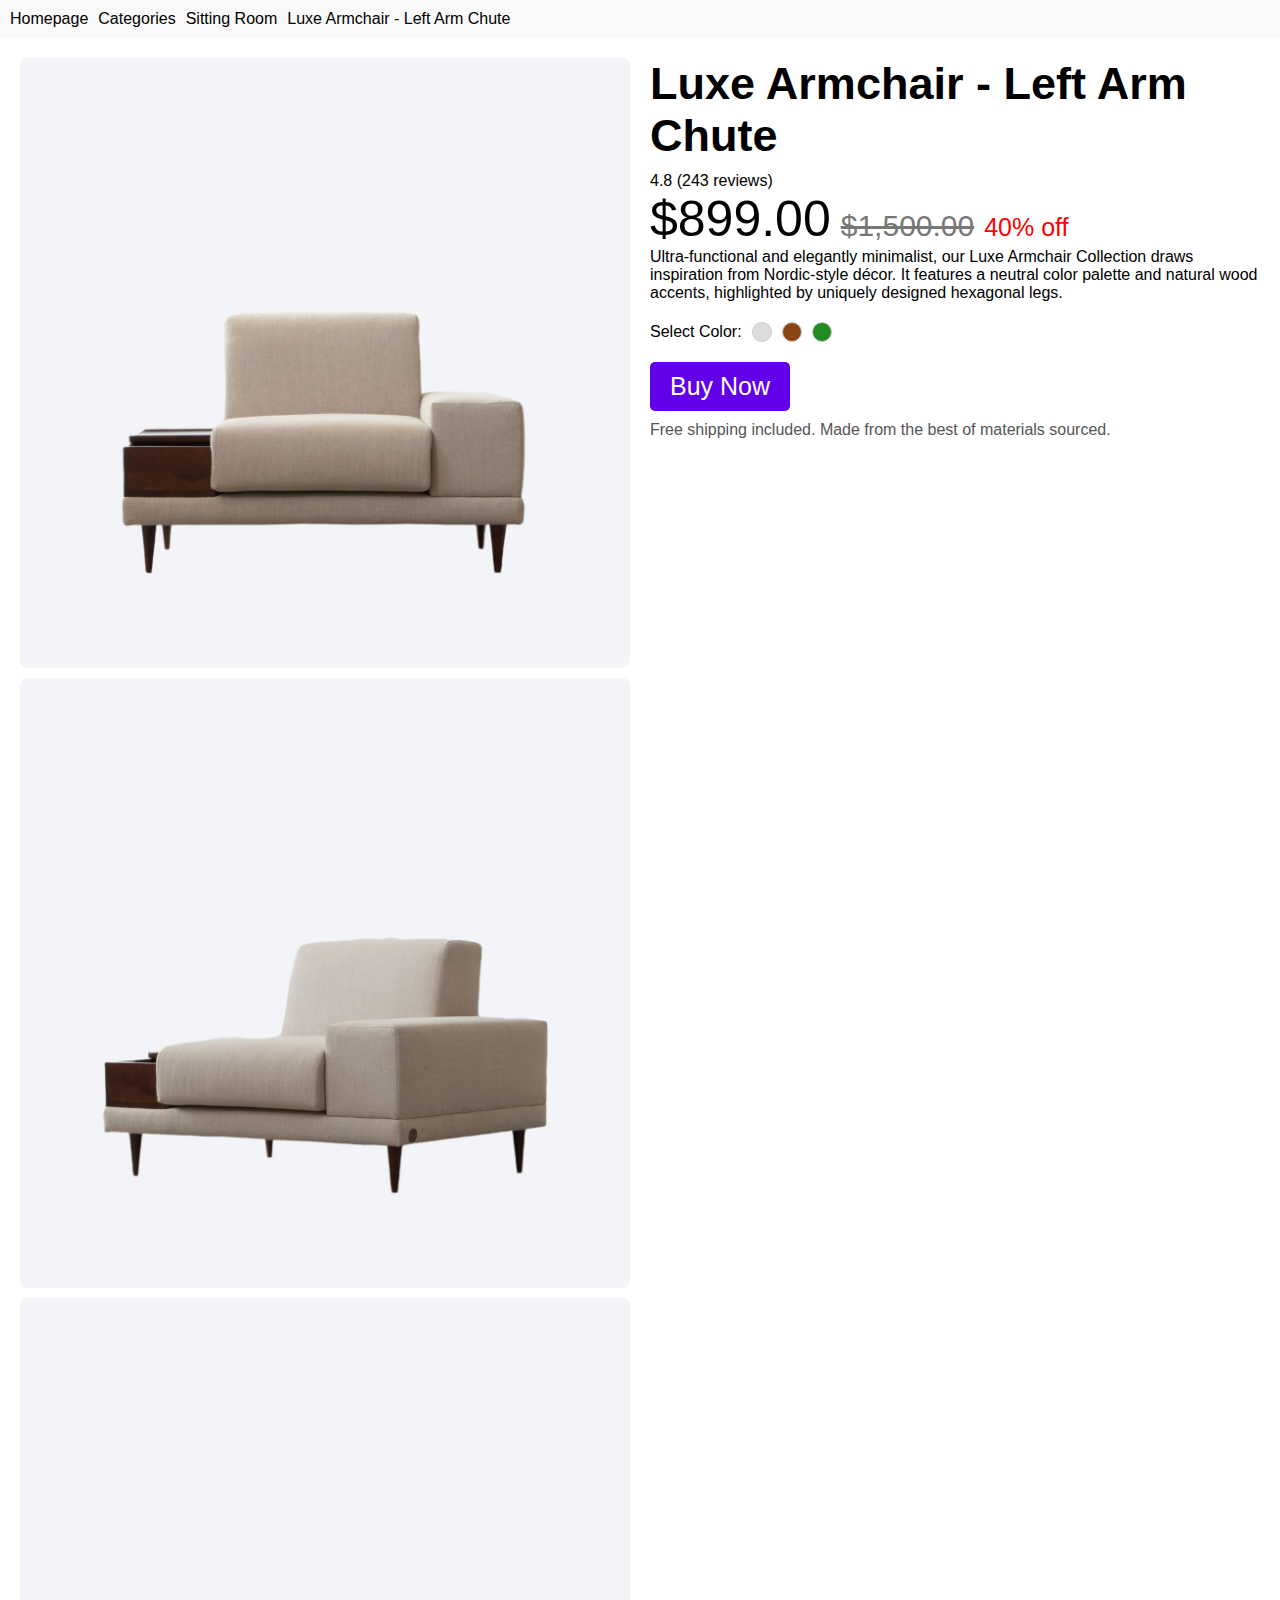
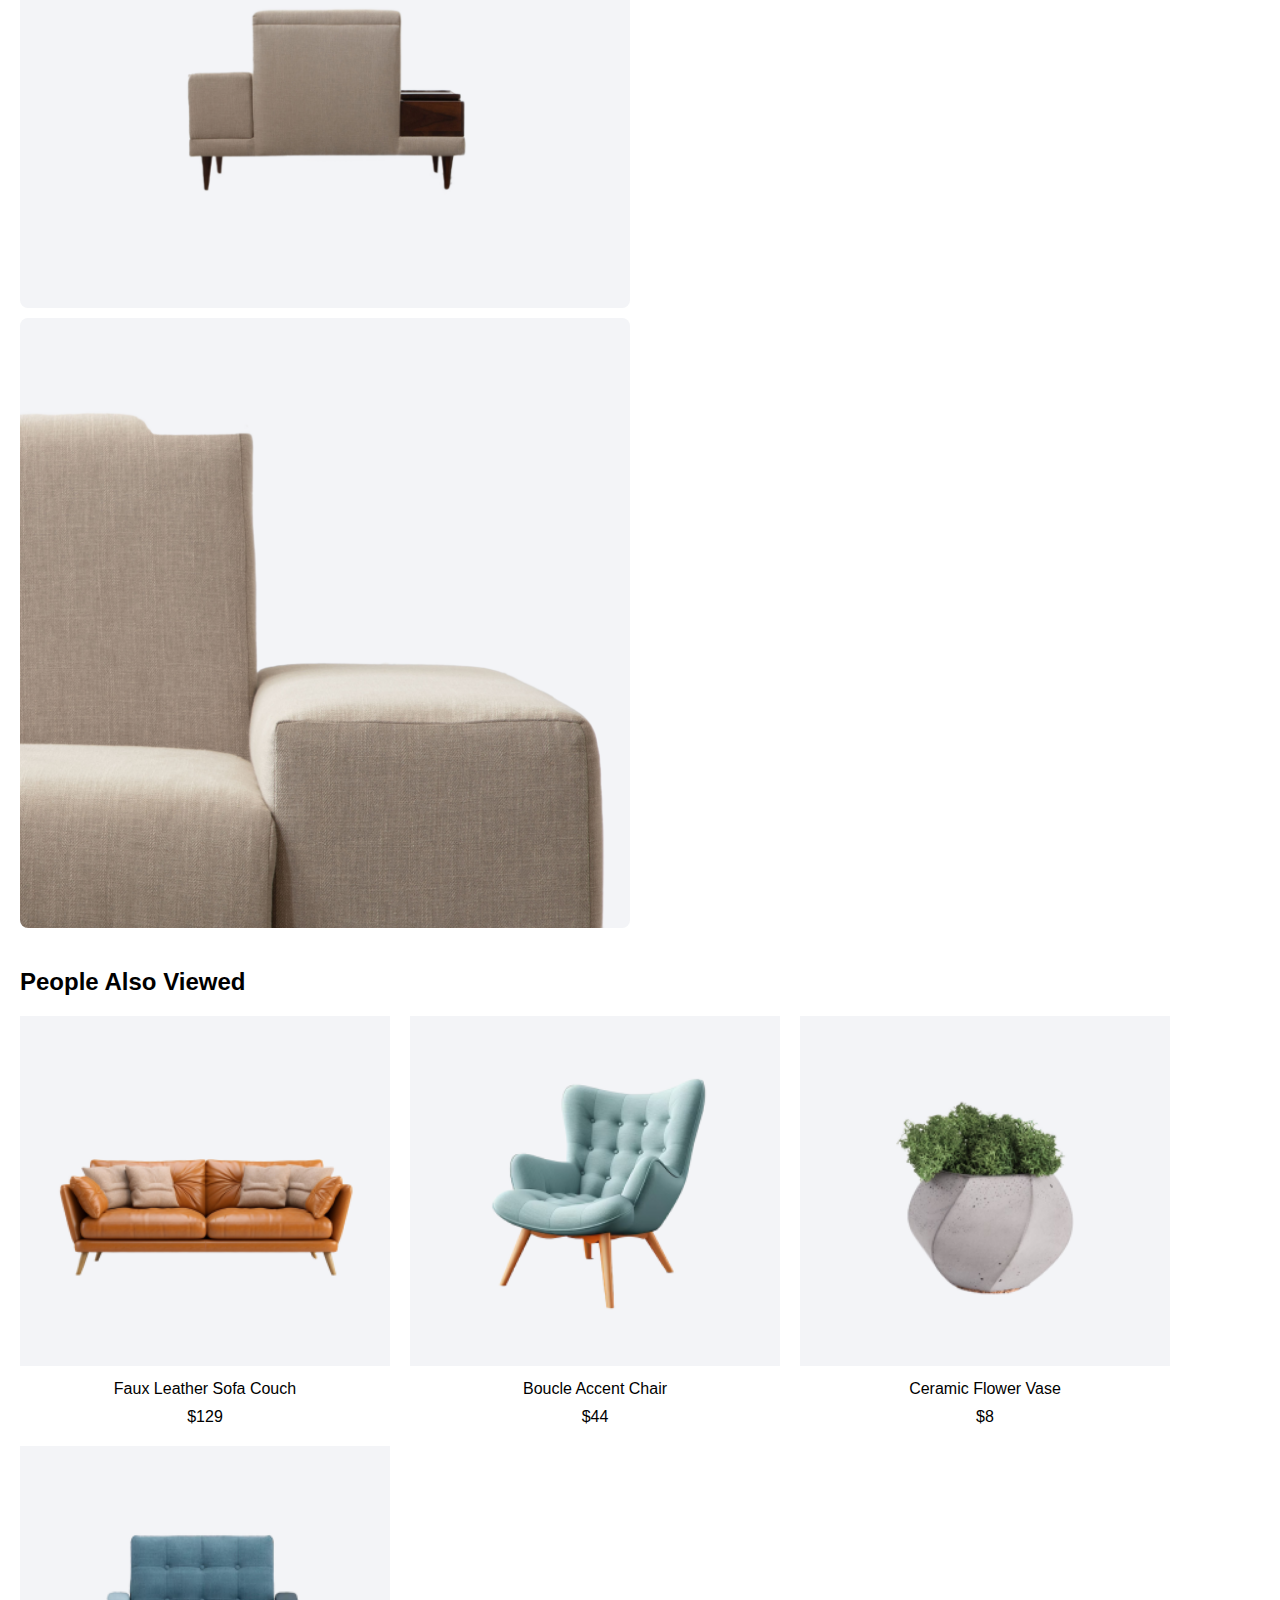
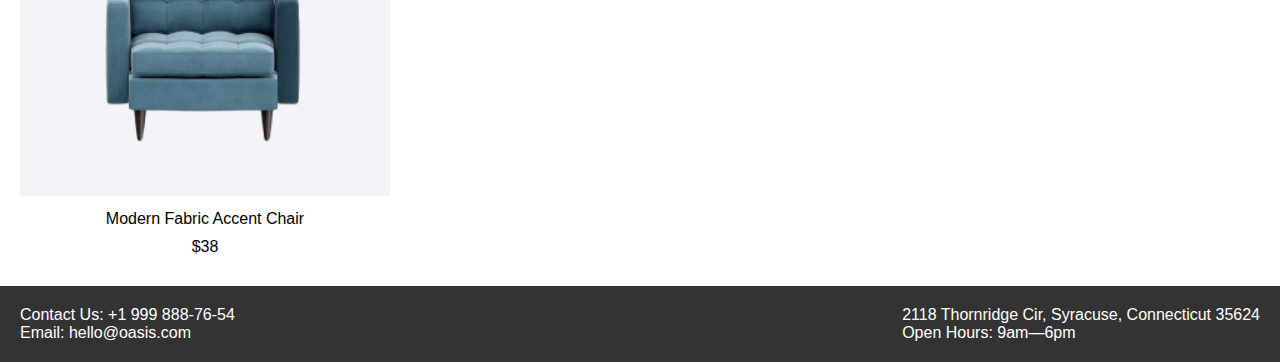
<file: shop.html>
<!DOCTYPE html>
<html lang="en">
<head>
    <meta charset="UTF-8">
    <meta name="viewport" content="width=device-width, initial-scale=1.0">
    <title>Product Page - Luxe Armchair</title>
    <style>
        * {
    margin: 0;
    padding: 0;
    box-sizing: border-box;
}

body {
    font-family: Arial, sans-serif;
}

header {
    background-color: #f9f9f9;
    padding: 10px;
}

nav ul {
    list-style-type: none;
    display: flex;
    gap: 10px;
}

nav ul li a {
    text-decoration: none;
    color: #000;
}

main {
    padding: 20px;
}

.product {
    display: flex;
    flex-wrap: wrap;
    gap: 20px;
}

.product-images {
    flex: 1;
    display: grid;
    grid-template-columns: 1fr;
    gap: 10px;
}

.product-images img {
    width: 100%;
    border-radius: 8px;
}

.product-details {
    flex: 1;
}

.product-details h1 {
    font-size: 45px;
    margin-bottom: 10px;
}

.price {
    display: flex;
    align-items: baseline;
    gap: 10px;
    font-size: 25px;
}

.current-price {
    font-size: 50px;
    color: #000;
}

.original-price {
    font-size: 30px;
    text-decoration: line-through;
    color: #777;
}

.discount {
    color: #ff0000;
}

.color-options {
    display: flex;
    align-items: center;
    gap: 10px;
    margin: 20px 0;
}

.color {
    width: 20px;
    height: 20px;
    border-radius: 50%;
    border: 1px solid #ccc;
    cursor: pointer;
}

.color.grey {
    background-color: #dcdcdc;
}

.color.brown {
    background-color: #8b4513;
}

.color.green {
    background-color: #228b22;
}

.buy-now {
    padding: 10px 20px;
    background-color: #6200ea;
    color: white;
    border: none;
    cursor: pointer;
    font-size: 25px;
    border-radius: 5px;
}

.shipping-info {
    margin-top: 10px;
    color: #555;
}

.suggestions {
    margin-top: 40px;
}

.suggestions h2 {
    margin-bottom: 20px;
}

.suggested-products {
    display: flex;
    gap: 20px;
    flex-wrap: wrap;
    width: 100%;
}

.product-card {
    text-align: center;
}

.product-card img {
    width: 370px;
    height: 350px;
    object-fit: cover;
}

.product-card p {
    margin: 10px 0;
}

footer {
    background-color: #333;
    color: white;
    padding: 20px;
    margin-top: 10px;
}

.footer-content {
    display: flex;
    justify-content: space-between;
}

/* Responsive Styles */
@media (max-width: 1200px) {
    .product {
        flex-direction: column; /* Stack product images and details */
    }

    .product-images {
        margin-bottom: 20px; /* Space between images and details */
    }

    .suggested-products {
        justify-content: center; /* Center suggested products */
    }
}

@media (max-width: 768px) {
    .product-details h1 {
        font-size: 36px; /* Reduce heading size */
    }

    .price {
        font-size: 20px; /* Adjust price font size */
    }

    .current-price {
        font-size: 40px; /* Reduce current price size */
    }

    .original-price {
        font-size: 25px; /* Adjust original price size */
    }

    .buy-now {
        font-size: 20px; /* Adjust button font size */
    }

    .product-card img {
        width: 100%; /* Make suggested product images responsive */
        height: auto; /* Maintain aspect ratio */
    }

    .shipping-info {
        font-size: 14px; /* Adjust shipping info size */
    }
}

@media (max-width: 480px) {
    nav ul {
        flex-direction: column; /* Stack navigation items */
        gap: 5px;
    }

    .product {
        flex-direction: column; /* Stack product layout */
    }

    .product-images {
        grid-template-columns: 1fr; /* Ensure single column */
    }

    .color-options {
        flex-direction: column; /* Stack color options vertically */
    }

    .color {
        width: 30px; /* Adjust color dot size */
        height: 30px;
    }

    footer {
        text-align: center; /* Center footer content */
    }
}

       
    </style>
</head>
<body>
    <header>
        <nav>
            <ul>
                <li><a href="#">Homepage</a></li>
                <li><a href="#">Categories</a></li>
                <li><a href="#">Sitting Room</a></li>
                <li><a href="#">Luxe Armchair - Left Arm Chute</a></li>
            </ul>
        </nav>
    </header>

    <main>
        <section class="product">
            <div class="product-images">
                <img src="./Image/PDP Image.png" alt="Luxe Armchair Front">
                <img src="./Image/PDP Image1.png" alt="Luxe Armchair Side">
                <img src="./Image/PDP Image3.png" alt="Luxe Armchair Back">
                <img src="./Image/pdp4.png" alt="Luxe Armchair Close-up">
            </div>
            <div class="product-details">
                <h1>Luxe Armchair - Left Arm Chute</h1>
                <div class="rating">
                    <span>4.8 (243 reviews)</span>
                </div>
                <div class="price">
                    <span class="current-price">$899.00</span>
                    <span class="original-price">$1,500.00</span>
                    <span class="discount">40% off</span>
                </div>
                <p>Ultra-functional and elegantly minimalist, our Luxe Armchair Collection draws inspiration from Nordic-style décor. It features a neutral color palette and natural wood accents, highlighted by uniquely designed hexagonal legs.</p>
                
                <div class="color-options">
                    <span>Select Color:</span>
                    <button class="color grey"></button>
                    <button class="color brown"></button>
                    <button class="color green"></button>
                </div>
                
               <a href="./buy.html"> <button class="buy-now">Buy Now</button></a>
                <p class="shipping-info">Free shipping included. Made from the best of materials sourced.</p>
            </div>
        </section>

        <section class="suggestions">
            <h2>People Also Viewed</h2>
            <div class="suggested-products">
                <div class="product-card">
                    <img src="./Image/Image (1).png" alt="Faux Leather Sofa">
                    <p>Faux Leather Sofa Couch</p>
                    <span>$129</span>
                </div>
                <div class="product-card">
                    <img src="./Image/Image (2).png" alt="Boucle Accent Chair">
                    <p>Boucle Accent Chair</p>
                    <span>$44</span>
                </div>
                <div class="product-card">
                    <img src="./Image/Image (3).png" alt="Ceramic Flower Vase">
                    <p>Ceramic Flower Vase</p>
                    <span>$8</span>
                </div>
                <div class="product-card">
                    <img src="./Image/Image (4).png" alt="Modern Fabric Accent Chair">
                    <p>Modern Fabric Accent Chair</p>
                    <span>$38</span>
                </div>
            </div>
        </section>
    </main>

    <footer>
        <div class="footer-content">
            <div class="contact-info">
                <p>Contact Us: +1 999 888-76-54</p>
                <p>Email: hello@oasis.com</p>
            </div>
            <div class="address">
                <p>2118 Thornridge Cir, Syracuse, Connecticut 35624</p>
                <p>Open Hours: 9am—6pm</p>
            </div>
        </div>
    </footer>
</body>
</html>
</file>
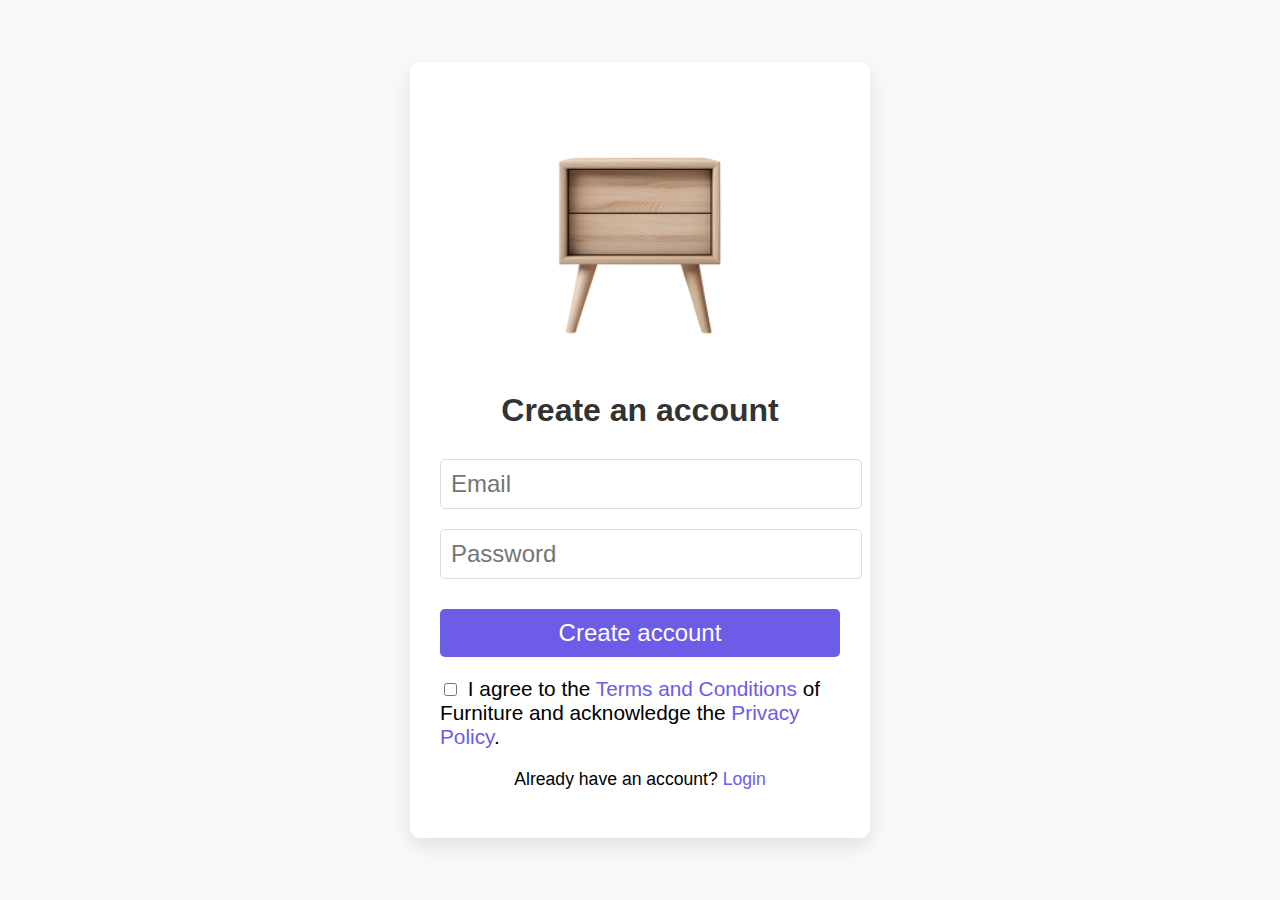
<file: singup.html>
<!DOCTYPE html>
<html lang="en">
<head>
    <meta charset="UTF-8">
    <meta name="viewport" content="width=device-width, initial-scale=1.0">
    <title>Create an Account</title>
    <style>
        body {
            margin: 0;
            font-family: Arial, sans-serif;
            display: flex;
            justify-content: center;
            align-items: center;
            height: 100vh;
            background-color: #f9f9f9;
        }
        .signup-container {
            max-width: 400px;
            width: 100%;
            background: white;
            padding: 30px;
            box-shadow: 0 8px 20px rgba(0,0,0,0.1);
            border-radius: 10px;
            text-align: center;
        }
        .signup-container img {
            width: 250px;
            margin-bottom: 20px;
        }
        h2 {
            font-size: 2rem;
            margin-bottom: 20px;
            color: #333;
        }
        input[type="email"], input[type="password"] {
            width: 100%;
            padding: 10px;
            margin: 10px 0;
            border-radius: 5px;
            border: 1px solid #ddd;
            font-size: 1.5rem;
        }
        .btn {
            display: block;
            width: 100%;
            padding: 10px;
            margin: 20px 0;
            background-color: #6c5ce7;
            color: white;
            border: none;
            border-radius: 5px;
            font-size: 1.5rem;
            cursor: pointer;
        }
        .btn:hover {
            background-color: #5a4bcf;
        }
        .checkbox {
            margin: 15px 0;
            text-align: left;
            font-size: 1.3rem;
        }
        .checkbox input {
            margin-right: 5px;
        }
        .checkbox a {
            color: #6c5ce7;
            text-decoration: none;
        }
        .login-link {
            margin-top: 20px;
            font-size: 1.1rem;
        }
        .login-link a {
            color: #6c5ce7;
            text-decoration: none;
        }
        
        /* Responsive Design */
        @media(max-width: 480px) {
            .signup-container {
                padding: 20px;
            }
        }
    </style>
</head>
<body>
    <div class="signup-container">
        <img src="./Image/Squircle (1).png" alt="Furniture Image">
        <h2>Create an account</h2>
        <input type="email" placeholder="Email" required>
        <input type="password" placeholder="Password" required>
        <button class="btn">Create account</button>
        
        <div class="checkbox">
            <input type="checkbox" id="terms" required>
            <label for="terms">I agree to the <a href="#">Terms and Conditions</a> of Furniture and acknowledge the <a href="#">Privacy Policy</a>.</label>
        </div>
        
        <p class="login-link">Already have an account? <a href="./login.html">Login</a></p>
    </div>
</body>
</html>
</file>
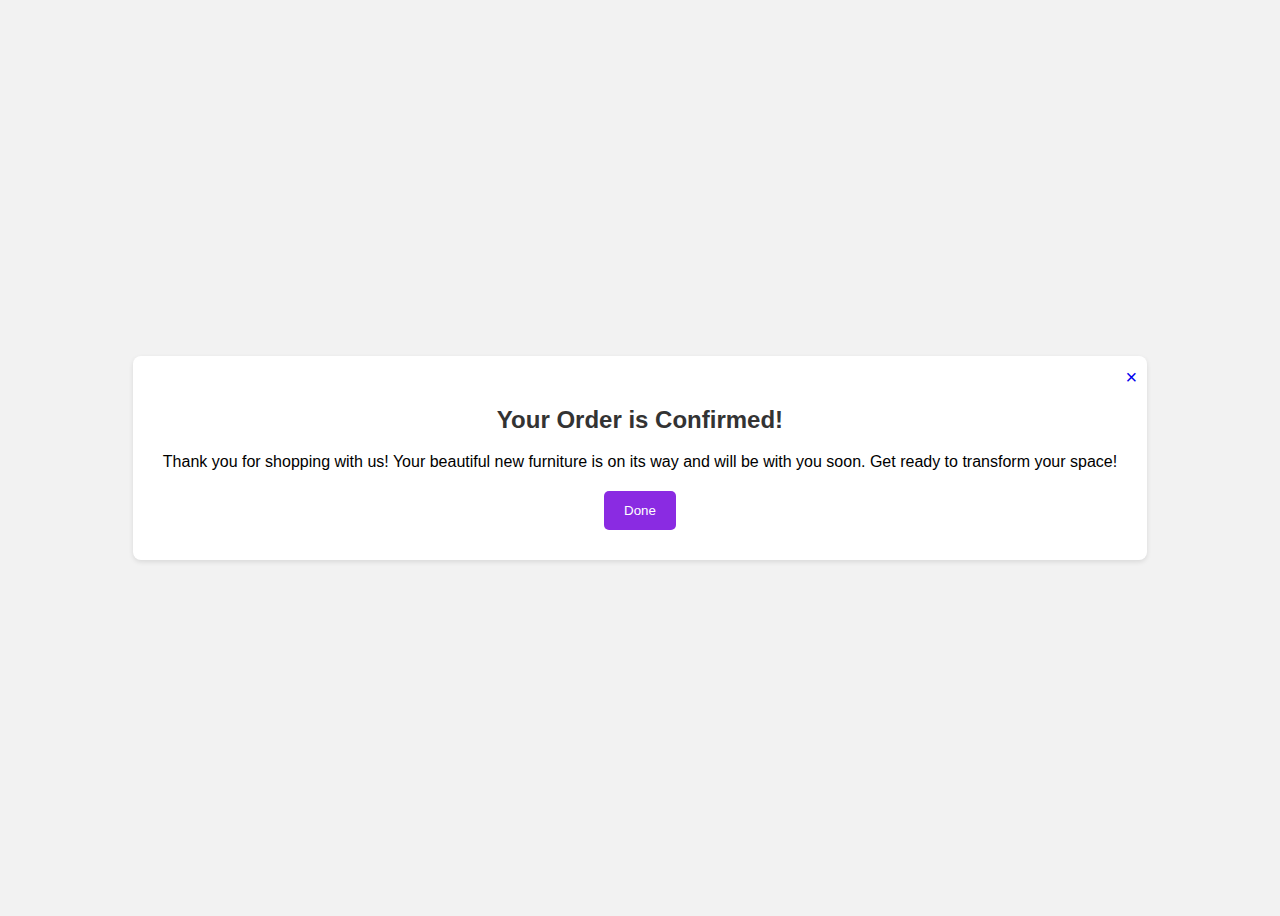
<file: success.html>
<!DOCTYPE html>
<html>
<head>
<title>Order Confirmation</title>
<style>
  body {
    font-family: sans-serif;
    display: flex;
    justify-content: center;
    align-items: center;
    min-height: 100vh;
    background-color: #f2f2f2;
  }

  .container {
    background-color: #fff;
    padding: 30px;
    border-radius: 8px;
    box-shadow: 0 2px 5px rgba(0, 0, 0, 0.1);
    text-align: center;
    position: relative;
  }

  .close-btn {
    position: absolute;
    top: 10px;
    right: 10px;
    cursor: pointer;
    font-size: 20px;
  }

  h2 {
    color: #333;
  }

  p {
    margin-bottom: 20px;
  }

  button {
    background-color: #8a2be2;
    color: #fff;
    padding: 12px 20px;
    border: none;
    border-radius: 5px;
    cursor: pointer;
  }

  /* Responsive styling */
  @media screen and (max-width: 600px) {
    .container {
      width: 90%;
    }
  }
</style>
</head>
<body>
  <div class="container">
   <a href="./index.html"><span class="close-btn">&times;</span></a> 
    <h2>Your Order is Confirmed!</h2>
    <p>Thank you for shopping with us! Your beautiful new furniture is on its way and will be with you soon. Get ready to transform your space!</p>
    <button>Done</button>
  </div>
</body>
</html>
</file>
<file: style.css>
/* Basic Reset */
* {
    margin: 0;
    padding: 0;
    box-sizing: border-box;
}

body {
    font-family: 'Arial', sans-serif;
    line-height: 1.6;
    background-color: #ffffff;
    color: #333;
}

/* Container */
.container {
    max-width: 1200px;
    margin: 0 auto;
    padding: 20px;
}

/* Navbar Container */
.navbar {
    background-color: #fff;
    padding: 20px;
}

.navbar-container {
    max-width: 1200px;
    margin: auto;
    display: flex;
    justify-content: space-between;
    align-items: center;
}

/* Logo Section */
.logo a {
    font-size: 24px;
    font-weight: bold;
    color: #111;
    text-decoration: none;
}

/* Navigation Links */
.nav-links {
    list-style: none;
    display: flex;
    justify-content: space-between;
    gap: 50px;
    font-weight: 700;
}

.nav-links li a {
    color: #111;
    text-decoration: none;
    font-size: 16px;
}

.nav-links li a:hover {
    color: #7C71DF;
}

/* Right-side Icons and Buttons */
.nav-right {
    display: flex;
    align-items: center;
    gap: 15px;
}

.cart-icon {
    color: #111;
    font-size: 20px;
    text-decoration: none;
}

.cart-icon:hover {
    color: #7C71DF;
}

/* Get Started Button */
.get-started-btn {
    background-color: #7C71DF;
    color: #fff;
    padding: 10px 20px;
    border-radius: 30px;
    text-decoration: none;
    font-size: 16px;
    display: flex;
    align-items: center;
    gap: 5px;
}

.get-started-btn i {
    transition: transform 0.3s ease-in-out;
}

/* Hover effect on Get Started Button */
.get-started-btn:hover i {
    transform: translateX(5px);
}

.get-started-btn:hover {
    background-color: #66609a;
}

/* Hero Section */
.hero {
    text-align: center;
    background-color: #ffffff;
    padding: 50px;
    box-shadow: 0 4px 8px rgba(0, 0, 0, 0.1);
    margin: 20px 0;
}

.hero h2 {
    font-size: 32px;
    margin-bottom: 10px;
}

.hero p {
    font-size: 18px;
    margin-bottom: 20px;
}

.hero img {
    max-width: 100%;
    height: auto;
    margin-top: 20px;
}

/* Categories Section */
.categories {
    display: grid;
    grid-template-columns: 1fr 1fr;
    gap: 20px;
    background-color: #ffffff;
    padding: 20px;
    align-items: center;
    width: 62%;
    margin: auto;
}

#sofa {
    grid-column: 1 / span 2;
}

.categories #sofa #sfa {
    width: 100%;
    height: auto;
}

.sofa-image {
    width: 700px;
    height: auto;
}

.accessories-image {
    width: 200px;
    height: auto;
}

.kitchen-image {
    width: 250px;
    height: auto;
}

.bedroom-image {
    width: 300px;
    height: auto;
}

#Accessories {
    grid-column: 1;
}

#Kitchen {
    grid-column: 2;
}

#Bedroom {
    grid-column: 1 / span 2;
}

.categories div {
    display: flex;
    flex-direction: column;
    align-items: center;
    background-color: #f9f9f9;
    border-radius: 8px;
    padding: 20px;
    box-shadow: 0 4px 10px rgba(0, 0, 0, 0.1);
    transition: transform 0.3s;
}

.categories div:hover {
    transform: translateY(-5px);
}

/* Shop Now Button */
.shop-now {
    background-color: transparent;
    color: #a084f8;
    padding: 10px 20px;
    font-size: 14px;
    border: 2px solid #a084f8;
    border-radius: 5px;
    cursor: pointer;
    text-decoration: none;
    transition: background-color 0.3s ease, color 0.3s ease;
}

.shop-now:hover {
    background-color: #a084f8;
    color: white;
}

/* Responsive Styles */
@media (max-width: 1200px) {
    .container {
        padding: 30px; /* Adjusted padding */
    }

    .navbar-container {
        padding: 20px 30px; /* Adjusted padding */
    }
}

@media (max-width: 1024px) {
    .navbar-container {
        flex-direction: column;
        align-items: flex-start;
    }

    .categories {
        grid-template-columns: repeat(2, 1fr); /* Two columns for tablets */
        width: 90%; /* Adjusted width */
    }

    .product-grid {
        grid-template-columns: repeat(3, 1fr); /* Three columns for tablets */
    }

    .hero {
        padding: 40px; /* Adjusted padding */
    }
}

@media (max-width: 768px) {
    .navbar-container {
        flex-direction: column;
        align-items: flex-start;
    }

    .nav-links {
        flex-direction: column;
        gap: 15px;
        width: 100%;
    }

    .nav-right {
        flex-direction: column;
        align-items: flex-start;
        margin-top: 10px;
        width: 100%;
    }

    .hero h2 {
        font-size: 28px; /* Slightly larger heading */
    }

    .categories {
        grid-template-columns: 1fr; /* One column for small screens */
        width: 90%; /* Adjusted width */
    }

    .shop-now {
        width: 100%; /* Full width for buttons */
    }

    .footer {
        padding: 20px 10px; /* Reduced padding */
        text-align: center; /* Center align footer content */
    }
}

@media (max-width: 480px) {
    .logo a {
        font-size: 20px; /* Reduced logo font size */
    }

    .nav-links li a {
        font-size: 14px; /* Reduced navigation link font size */
    }

    .get-started-btn {
        padding: 8px 16px; /* Reduced button padding */
        font-size: 14px; /* Reduced button font size */
    }

    .shop-now {
        font-size: 12px; /* Reduced button font size */
    }

    .faq {
        width: 95%; /* Almost full width FAQ section */
    }

    .load-more {
        width: 80%; /* Adjust load more button width */
    }

    .nav-buttons {
        flex-direction: column; /* Stack buttons vertically */
        align-items: center;
    }

    .nav-buttons button {
        width: 100%; /* Full width buttons */
        margin-bottom: 10px; /* Space between buttons */
    }

    .product {
        flex-direction: column; /* Stack product elements */
        align-items: center; /* Center align */
        width: 100%; /* Full width */
    }

    .s1, .b1 {
        margin-left: 0; /* Remove left margin */
        width: auto; /* Adjust width */
    }
}

/* Additional Styles for Specific Elements */
.bttn {
    margin-top: 20px;
    text-align: center;
}

h1 {
    text-align: center;
}

.nav-buttons {
    display: flex;
    justify-content: center;
    gap: 15px;
    margin-top: 10px;
}

.nav-buttons button {
    background-color: rgb(173, 171, 171);
    color: white;
    border: none;
    padding: 10px 20px;
    border-radius: 20px;
    cursor: pointer;
    transition: background-color 0.3s ease;
}

.nav-buttons button:hover {
    background-color: #5b3db3;
}

.design {
    display: grid;
    grid-template-columns: repeat(auto-fill, minmax(300px, 1fr));
    gap: 15px;
    margin-top: 30px;
}

.gallery-item {
    background-color: white;
    padding: 10px;
    border-radius: 10px;
    box-shadow: 0 4px 6px rgba(0, 0, 0, 0.1);
}

.gallery-item img {
    width: 100%;
    height: auto;
    border-radius: 8px;
}

/* Load More Button */
.load-more {
    display: block;
    width: 150px; /* Adjust width as needed */
    margin: 30px auto; /* Center the button and add margin */
    background-color: #d6c5ee;
    color: white;
    padding: 10px 20px;
    border: none;
    border-radius: 5px;
    cursor: pointer;
    text-align: center;
}

.top-products {
    margin: 40px 0;
}

.top-products .header {
    display: flex;
    justify-content: space-between;
    align-items: center;
}

.top-products h2 {
    font-size: 28px;
}

.filter {
    margin-left: auto; /* Pushes the filter button to the right */
}

.filter button {
    background-color:#5b3db3;
    color: white;
    border: none;
    padding: 8px 16px;
    border-radius: 5px;
    cursor: pointer;
    display: flex;
    align-items: center;
}

.filter button i {
    margin-left: 5px; /* Space between text and icon */
}

.product-grid {
    display: grid;
    grid-template-columns: repeat(4, 1fr);
    gap: 20px;
    margin-top: 20px;
}

.product-card {
    background-color: #fff;
    border-radius: 8px;
    text-align: center;
    padding: 15px;
    transition: transform 0.2s;
}

.product-card:hover {
    transform: scale(1.05);
}

.product-card img {
    max-width: 100%;
    border-radius: 8px;
}

.show {
    text-align: center;
}

.color-dots {
    display: flex;
    justify-content: center;
    margin: 10px 0;
}

.color-dot {
    width: 20px;
    height: 20px;
    border-radius: 50%;
    margin: 0 5px;
    display: inline-block;
}

.add-to-cart {
    background-color: #5b3db3;
    color: white;
    padding: 8px 16px;
    border-radius: 5px;
    border: none;
    cursor: pointer;
}

/* FAQ section */
.faq {
    display: block;
    text-align: justify;
    padding: 20px;
    width: 70vw;
    background-color: #e6ecf3;
    box-shadow: 2px 2px 2px 2px #555;
}

hr {
    border: 1px solid #00000029;
}

/* Footer section */
.footer {
    background-color: #333;
    color: #fff;
    padding: 5px 70px 120px 5px;
}

.footer > ul, li, a {
    text-decoration: none;
    color: #fff;
    background: fixed;
}

.footer > .f12, .f1, .f2 {
    display: inline;
    gap: 20px;
}

.footer > .btn {
    display: inline;
    width: 100vw;
    margin-left: auto; /* Adjusted to be responsive */
}

/* Load More Button */
.load-more-container {
    text-align: center;
    margin: 20px 0;
}

/* Additional responsive styles */
@media (max-width: 1200px) {
    .categories {
        grid-template-columns: repeat(3, 1fr); /* Adjust columns */
    }
}

@media (max-width: 768px) {
    .product-grid {
        grid-template-columns: repeat(2, 1fr); /* Two columns */
    }

    .load-more {
        width: 80%; /* Adjust load more button width */
    }
}

@media (max-width: 480px) {
    .product-grid {
        grid-template-columns: 1fr; /* One column */
    }
}
</file>
